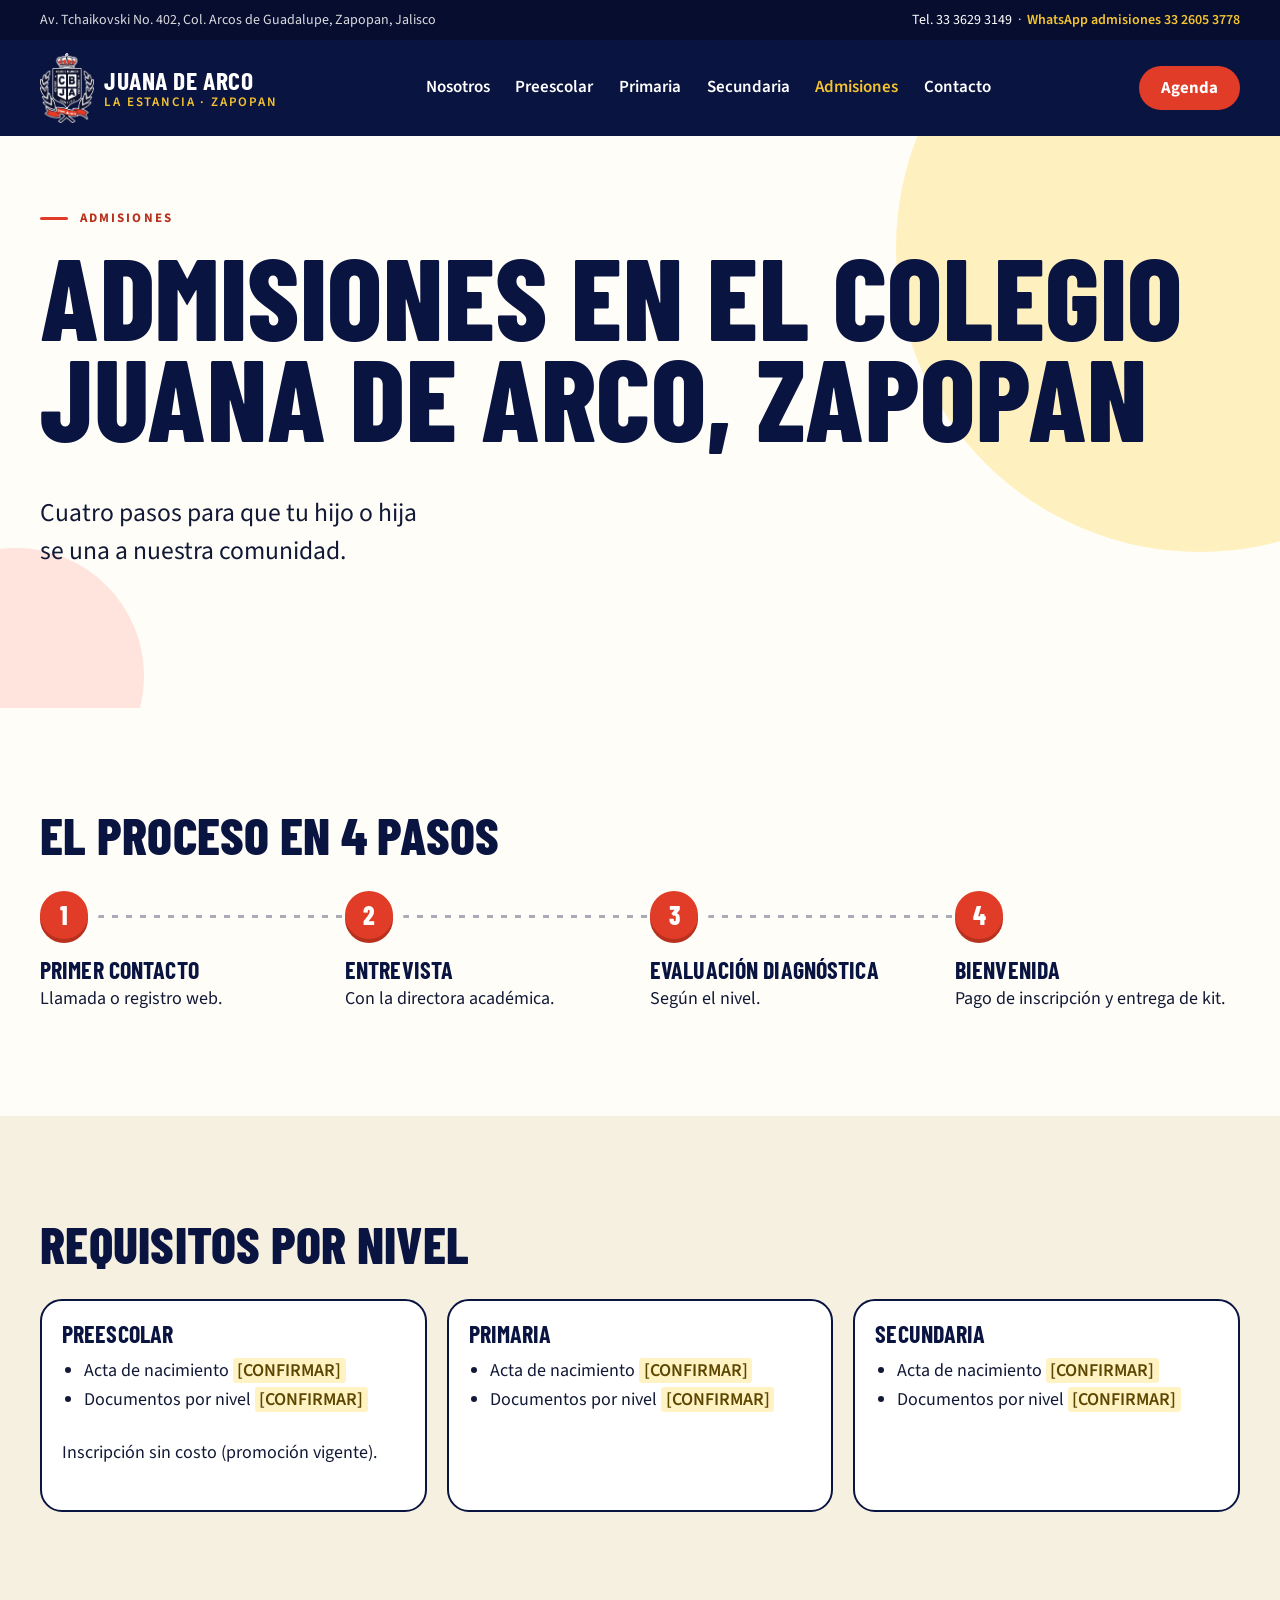
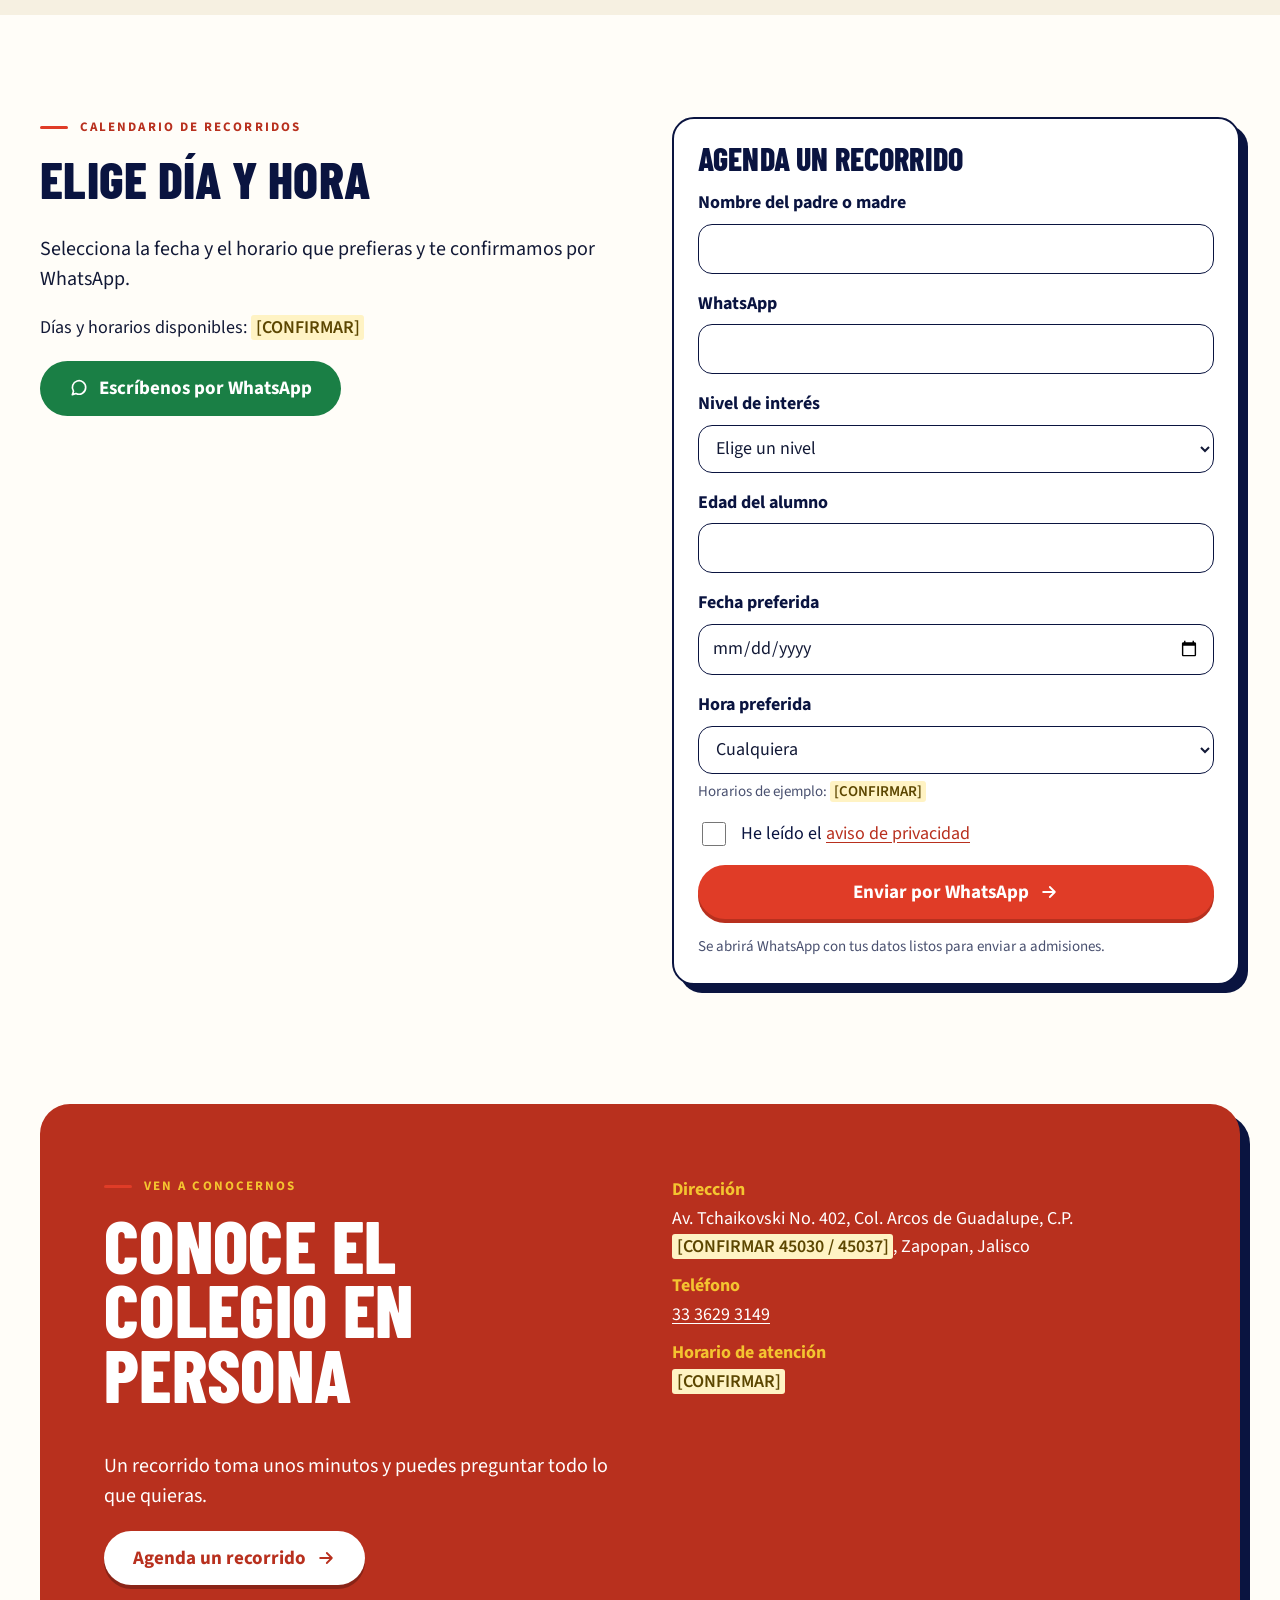
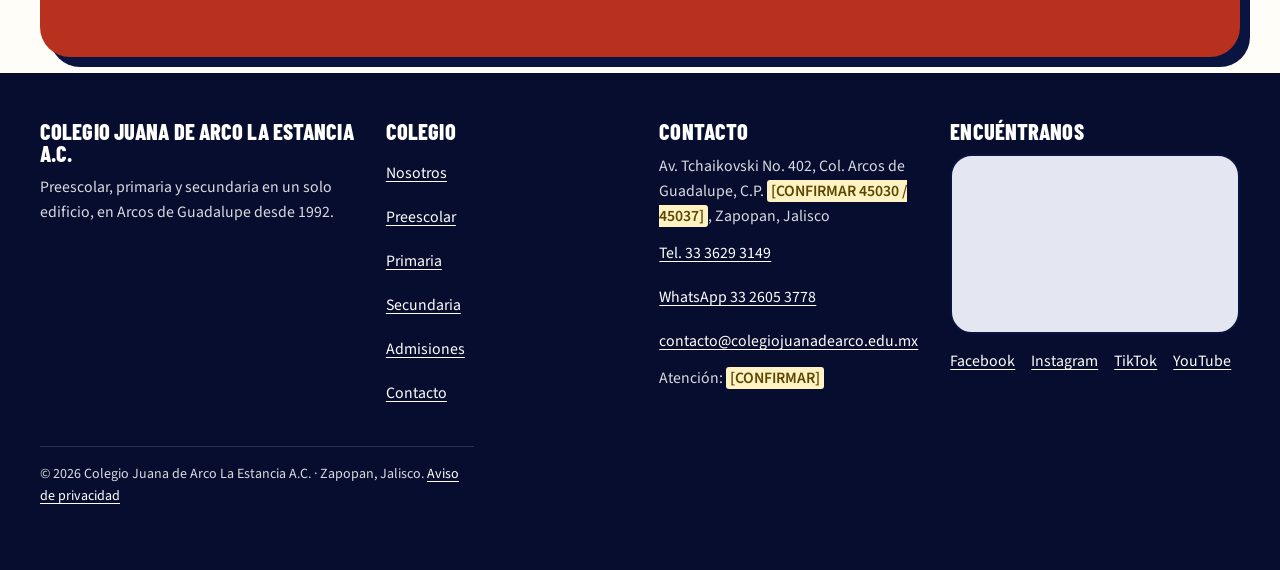
<file: admisiones.html>
<!doctype html>
<html lang="es-MX">
<head>
<meta charset="utf-8">
<meta name="viewport" content="width=device-width, initial-scale=1">
<title>Admisiones | Colegio Juana de Arco, Zapopan</title>
<meta name="description" content="Proceso de admisión, requisitos y agenda de recorridos del Colegio Juana de Arco en Zapopan.">
<link rel="canonical" href="https://colegiojuanadearco.edu.mx/admisiones">
<meta name="theme-color" content="#0A1440">
<meta property="og:type" content="website"><meta property="og:locale" content="es_MX">
<meta property="og:title" content="Admisiones | Colegio Juana de Arco, Zapopan"><meta property="og:description" content="Proceso de admisión, requisitos y agenda de recorridos del Colegio Juana de Arco en Zapopan.">
<meta property="og:url" content="https://colegiojuanadearco.edu.mx/admisiones"><meta property="og:image" content="https://colegiojuanadearco.edu.mx/assets/img/og.jpg">
<link rel="icon" href="/assets/img/logo/escudo.png"><link rel="apple-touch-icon" href="/assets/img/logo/apple-touch-icon.png">
<link rel="preconnect" href="https://fonts.googleapis.com"><link rel="preconnect" href="https://fonts.gstatic.com" crossorigin>
<link href="https://fonts.googleapis.com/css2?family=Barlow+Condensed:wght@600;700;800&family=Source+Sans+3:wght@400;600;700&display=swap" rel="stylesheet">
<link rel="stylesheet" href="/assets/css/tokens.css">
<link rel="stylesheet" href="/assets/css/base.css">
<link rel="stylesheet" href="/assets/css/components.css">
<link rel="stylesheet" href="/assets/css/editorial.css">
<link rel="stylesheet" href="/assets/css/playful.css">
<script type="application/ld+json">{"@context":"https://schema.org","@type":"School","name":"Colegio Juana de Arco La Estancia A.C.","url":"https://colegiojuanadearco.edu.mx/","telephone":"+523336293149","email":"contacto@colegiojuanadearco.edu.mx","address":{"@type":"PostalAddress","streetAddress":"Av. Tchaikovski No. 402","addressLocality":"Zapopan","addressRegion":"Jalisco","addressCountry":"MX"},"foundingDate":"1992"}</script>
</head>
<body>
<a class="skip" href="#contenido">Saltar al contenido</a>
<div class="topbar"><div class="container"><span>Av. Tchaikovski No. 402, Col. Arcos de Guadalupe, Zapopan, Jalisco</span><span><a href="tel:+523336293149" style="color:#fff;font-weight:400">Tel. 33 3629 3149</a> &nbsp;·&nbsp; <a href="https://wa.me/523326053778">WhatsApp admisiones 33 2605 3778</a></span></div></div>
<header class="site-header"><div class="container">
<a class="brand" href="/"><img src="/assets/img/logo/escudo.png" alt="Escudo del Colegio Juana de Arco" width="54" height="70"><span><b>Juana de Arco</b><small>La Estancia · Zapopan</small></span></a>
<nav id="nav" class="nav" aria-label="Principal"><a href="/nosotros">Nosotros</a><a href="/preescolar">Preescolar</a><a href="/primaria">Primaria</a><a href="/secundaria">Secundaria</a><a href="/admisiones" aria-current="page">Admisiones</a><a href="/contacto">Contacto</a></nav>
<div class="header-actions"><a class="btn btn--primary" href="/admisiones#agenda">Agenda<span class="sr-only"> un recorrido</span></a>
<button class="menu-btn" type="button" aria-label="Abrir menú" aria-expanded="false" aria-controls="nav"><svg width="22" height="22" viewBox="0 0 24 24" fill="none" stroke="currentColor" stroke-width="2" stroke-linecap="round" aria-hidden="true"><path d="M4 7h16M4 12h16M4 17h16"/></svg></button></div>
</div></header>
<main id="contenido">

<section class="hero"><div class="container"><p class="eyebrow">Admisiones</p><h1>Admisiones en el Colegio Juana de Arco, Zapopan</h1><span class="rule"></span><p class="lead">Cuatro pasos para que tu hijo o hija se una a nuestra comunidad.</p></div></section>
<section class="section"><div class="container"><h2>El proceso en 4 pasos</h2><ol class="steps reveal">
<li><div><h3>Primer contacto</h3><p>Llamada o registro web.</p></div></li><li><div><h3>Entrevista</h3><p>Con la directora académica.</p></div></li>
<li><div><h3>Evaluación diagnóstica</h3><p>Según el nivel.</p></div></li><li><div><h3>Bienvenida</h3><p>Pago de inscripción y entrega de kit.</p></div></li></ol></div></section>
<section class="section section--cream"><div class="container"><h2>Requisitos por nivel</h2><div class="grid grid--3">
<div class="card reveal"><div class="card__body"><h3>Preescolar</h3><ul><li>Acta de nacimiento <span class="pendiente">[CONFIRMAR]</span></li><li>Documentos por nivel <span class="pendiente">[CONFIRMAR]</span></li></ul><p>Inscripción sin costo (promoción vigente).</p></div></div>
<div class="card reveal"><div class="card__body"><h3>Primaria</h3><ul><li>Acta de nacimiento <span class="pendiente">[CONFIRMAR]</span></li><li>Documentos por nivel <span class="pendiente">[CONFIRMAR]</span></li></ul></div></div>
<div class="card reveal"><div class="card__body"><h3>Secundaria</h3><ul><li>Acta de nacimiento <span class="pendiente">[CONFIRMAR]</span></li><li>Documentos por nivel <span class="pendiente">[CONFIRMAR]</span></li></ul></div></div></div></div></section>
<section class="section"><div class="container split"><div><p class="eyebrow">Calendario de recorridos</p><h2>Elige día y hora</h2><p class="lead">Selecciona la fecha y el horario que prefieras y te confirmamos por WhatsApp.</p><p>Días y horarios disponibles: <span class="pendiente">[CONFIRMAR]</span></p>
<a class="btn btn--wa" href="https://wa.me/523326053778"><svg viewBox="0 0 24 24" fill="none" stroke="currentColor" stroke-width="2" stroke-linecap="round" stroke-linejoin="round" aria-hidden="true"><path d="M20 11.5a8 8 0 0 1-11.6 7.1L4 20l1.4-4.2A8 8 0 1 1 20 11.5z"/></svg>Escríbenos por WhatsApp</a></div><div><form class="form" data-wa id="agenda" aria-labelledby="adm-t">
<h2 id="adm-t" style="font-size:2rem;margin:0">Agenda un recorrido</h2>
<div class="field"><label for="adm-n">Nombre del padre o madre</label><input id="adm-n" name="nombre" autocomplete="name" required></div>
<div class="field"><label for="adm-w">WhatsApp</label><input id="adm-w" name="whatsapp" type="tel" inputmode="tel" autocomplete="tel" required></div>
<div class="field"><label for="adm-l">Nivel de interés</label><select id="adm-l" name="nivel" required><option value="">Elige un nivel</option><option>Preescolar bilingüe</option><option>Primaria bilingüe</option><option>Secundaria trilingüe</option></select></div>
<div class="field"><label for="adm-e">Edad del alumno</label><input id="adm-e" name="edad" type="number" min="2" max="16" inputmode="numeric" required></div>
<div class="field"><label for="adm-d">Fecha preferida</label><input id="adm-d" name="fecha" type="date" required></div>
<div class="field"><label for="adm-h">Hora preferida</label><select id="adm-h" name="hora"><option value="">Cualquiera</option><option>9:00 a.m.</option><option>10:00 a.m.</option><option>11:00 a.m.</option><option>12:00 p.m.</option></select><small>Horarios de ejemplo: <span class="pendiente">[CONFIRMAR]</span></small></div>
<div class="field check"><input id="adm-p" name="privacidad" type="checkbox" value="Acepto el aviso de privacidad" required><label for="adm-p">He leído el <a href="/aviso-privacidad" target="_blank" rel="noopener">aviso de privacidad</a></label></div>
<button class="btn btn--primary btn--block" type="submit">Enviar por WhatsApp <svg viewBox="0 0 24 24" fill="none" stroke="currentColor" stroke-width="2.2" stroke-linecap="round" stroke-linejoin="round" aria-hidden="true"><path d="M5 12h14M13 6l6 6-6 6"/></svg></button>
<small>Se abrirá WhatsApp con tus datos listos para enviar a admisiones.</small></form></div></div></section>
<section class="section band"><div class="container split"><div><p class="eyebrow">Ven a conocernos</p><h2>Conoce el colegio en persona</h2><p class="lead">Un recorrido toma unos minutos y puedes preguntar todo lo que quieras.</p>
<a class="btn btn--primary" href="/admisiones#agenda">Agenda un recorrido <svg viewBox="0 0 24 24" fill="none" stroke="currentColor" stroke-width="2.2" stroke-linecap="round" stroke-linejoin="round" aria-hidden="true"><path d="M5 12h14M13 6l6 6-6 6"/></svg></a></div>
<div><ul class="contact-list"><li><b>Dirección</b>Av. Tchaikovski No. 402, Col. Arcos de Guadalupe, C.P. <span class="pendiente">[CONFIRMAR 45030 / 45037]</span>, Zapopan, Jalisco</li><li><b>Teléfono</b><a href="tel:+523336293149">33 3629 3149</a></li><li><b>Horario de atención</b><span class="pendiente">[CONFIRMAR]</span></li></ul></div></div></section>
</main>
<footer class="site-footer"><div class="container">
<div class="footer__grid">
<div><h2>Colegio Juana de Arco La Estancia A.C.</h2><p>Preescolar, primaria y secundaria en un solo edificio, en Arcos de Guadalupe desde 1992.</p></div>
<div><h2>Colegio</h2><ul class="footer__links"><li><a href="/nosotros">Nosotros</a></li><li><a href="/preescolar">Preescolar</a></li><li><a href="/primaria">Primaria</a></li><li><a href="/secundaria">Secundaria</a></li><li><a href="/admisiones">Admisiones</a></li><li><a href="/contacto">Contacto</a></li></ul></div>
<div><h2>Contacto</h2><ul class="footer__links"><li>Av. Tchaikovski No. 402, Col. Arcos de Guadalupe, C.P. <span class="pendiente">[CONFIRMAR 45030 / 45037]</span>, Zapopan, Jalisco</li><li><a href="tel:+523336293149">Tel. 33 3629 3149</a></li><li><a href="https://wa.me/523326053778">WhatsApp 33 2605 3778</a></li><li><a href="mailto:contacto@colegiojuanadearco.edu.mx">contacto@colegiojuanadearco.edu.mx</a></li><li>Atención: <span class="pendiente">[CONFIRMAR]</span></li></ul></div>
<div><h2>Encuéntranos</h2><iframe class="map" title="Mapa del Colegio Juana de Arco" src="https://www.google.com/maps?q=Av.+Tchaikovski+402,+Arcos+de+Guadalupe,+Zapopan,+Jalisco&output=embed" loading="lazy" referrerpolicy="no-referrer-when-downgrade" style="height:180px"></iframe>
<ul class="footer__links" style="grid-auto-flow:column;justify-content:start;gap:1rem;margin-top:.5rem"><li><a href="#" rel="noopener">Facebook</a></li><li><a href="#" rel="noopener">Instagram</a></li><li><a href="#" rel="noopener">TikTok</a></li><li><a href="#" rel="noopener">YouTube</a></li></ul></div>
</div>
<p class="footer__legal">© <span id="y">2026</span> Colegio Juana de Arco La Estancia A.C. · Zapopan, Jalisco. <a href="/aviso-privacidad">Aviso de privacidad</a></p>
</div></footer>
<a class="wa-float" href="https://wa.me/523326053778" aria-label="Escríbenos por WhatsApp"><svg viewBox="0 0 24 24" fill="none" stroke="currentColor" stroke-width="2" stroke-linecap="round" stroke-linejoin="round" aria-hidden="true"><path d="M20 11.5a8 8 0 0 1-11.6 7.1L4 20l1.4-4.2A8 8 0 1 1 20 11.5z"/></svg></a>
<script src="/assets/js/main.js" defer></script>
</body>
</html>
</file>
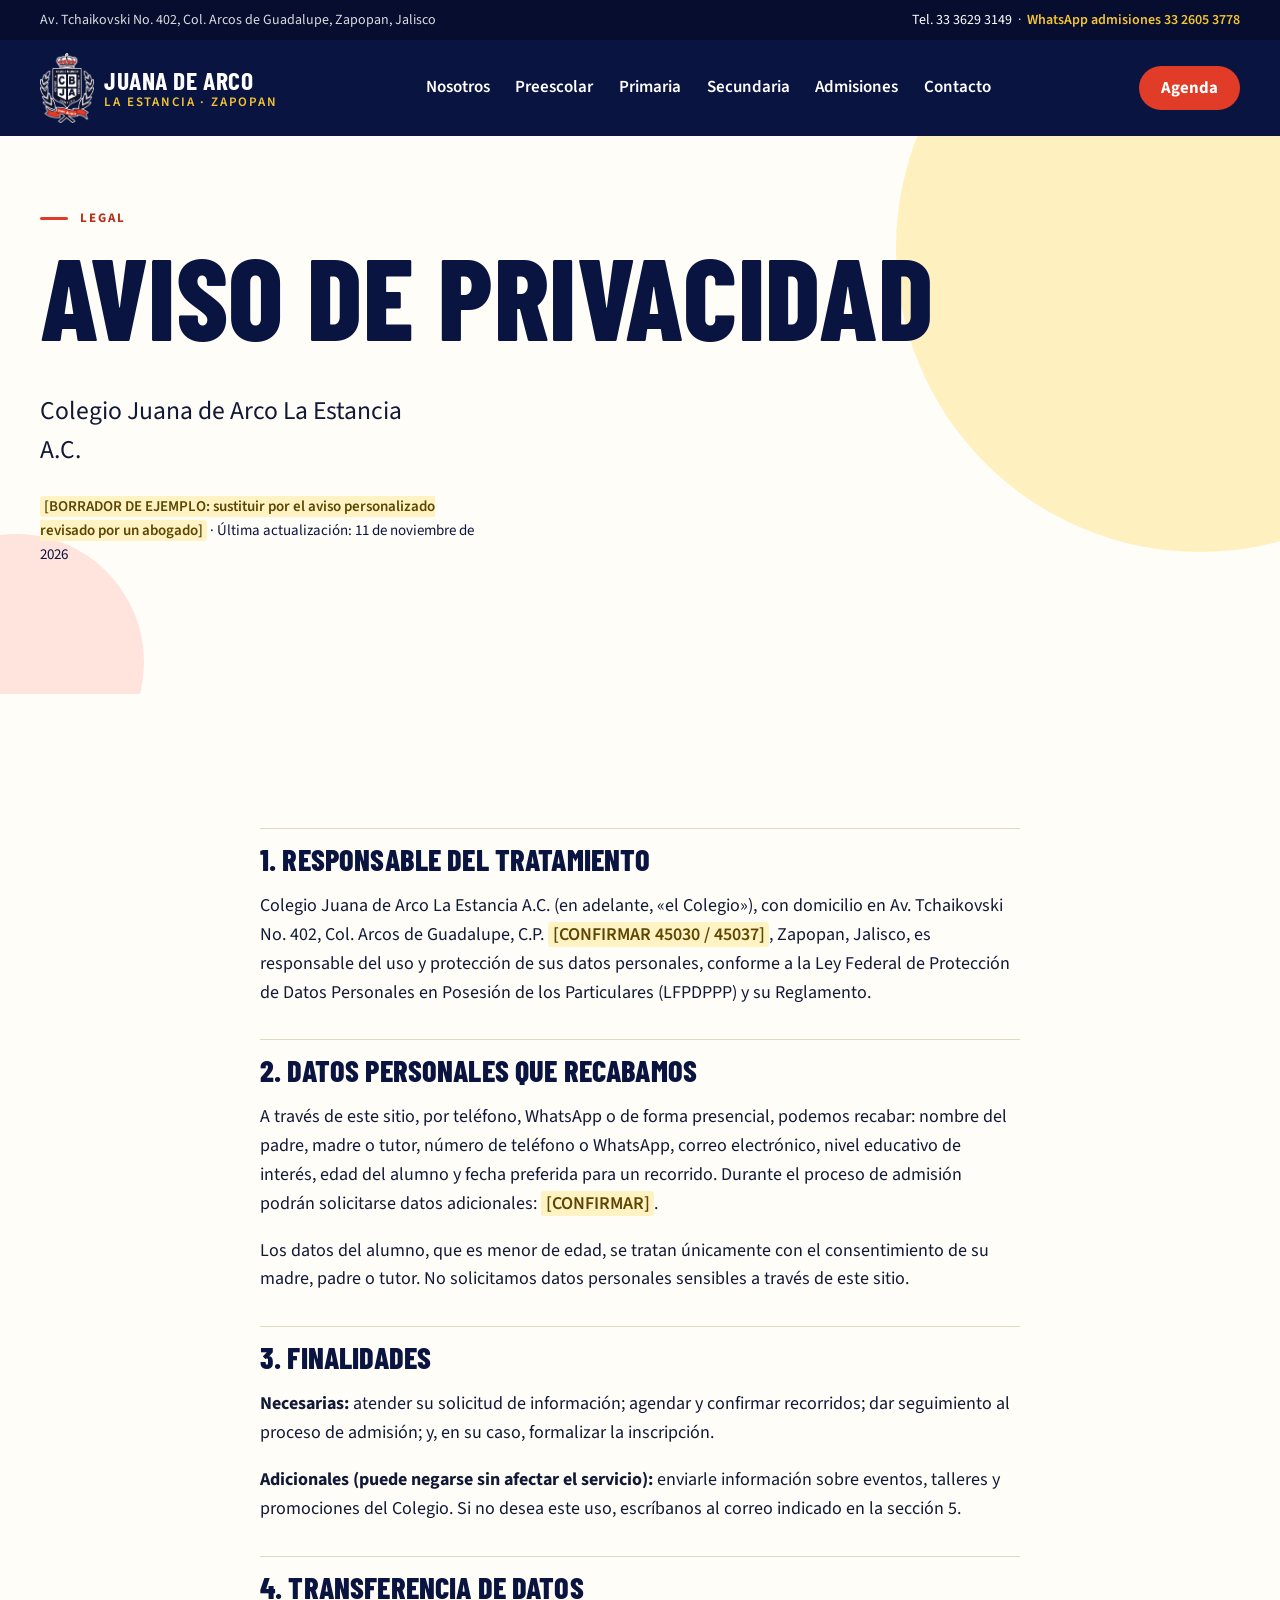
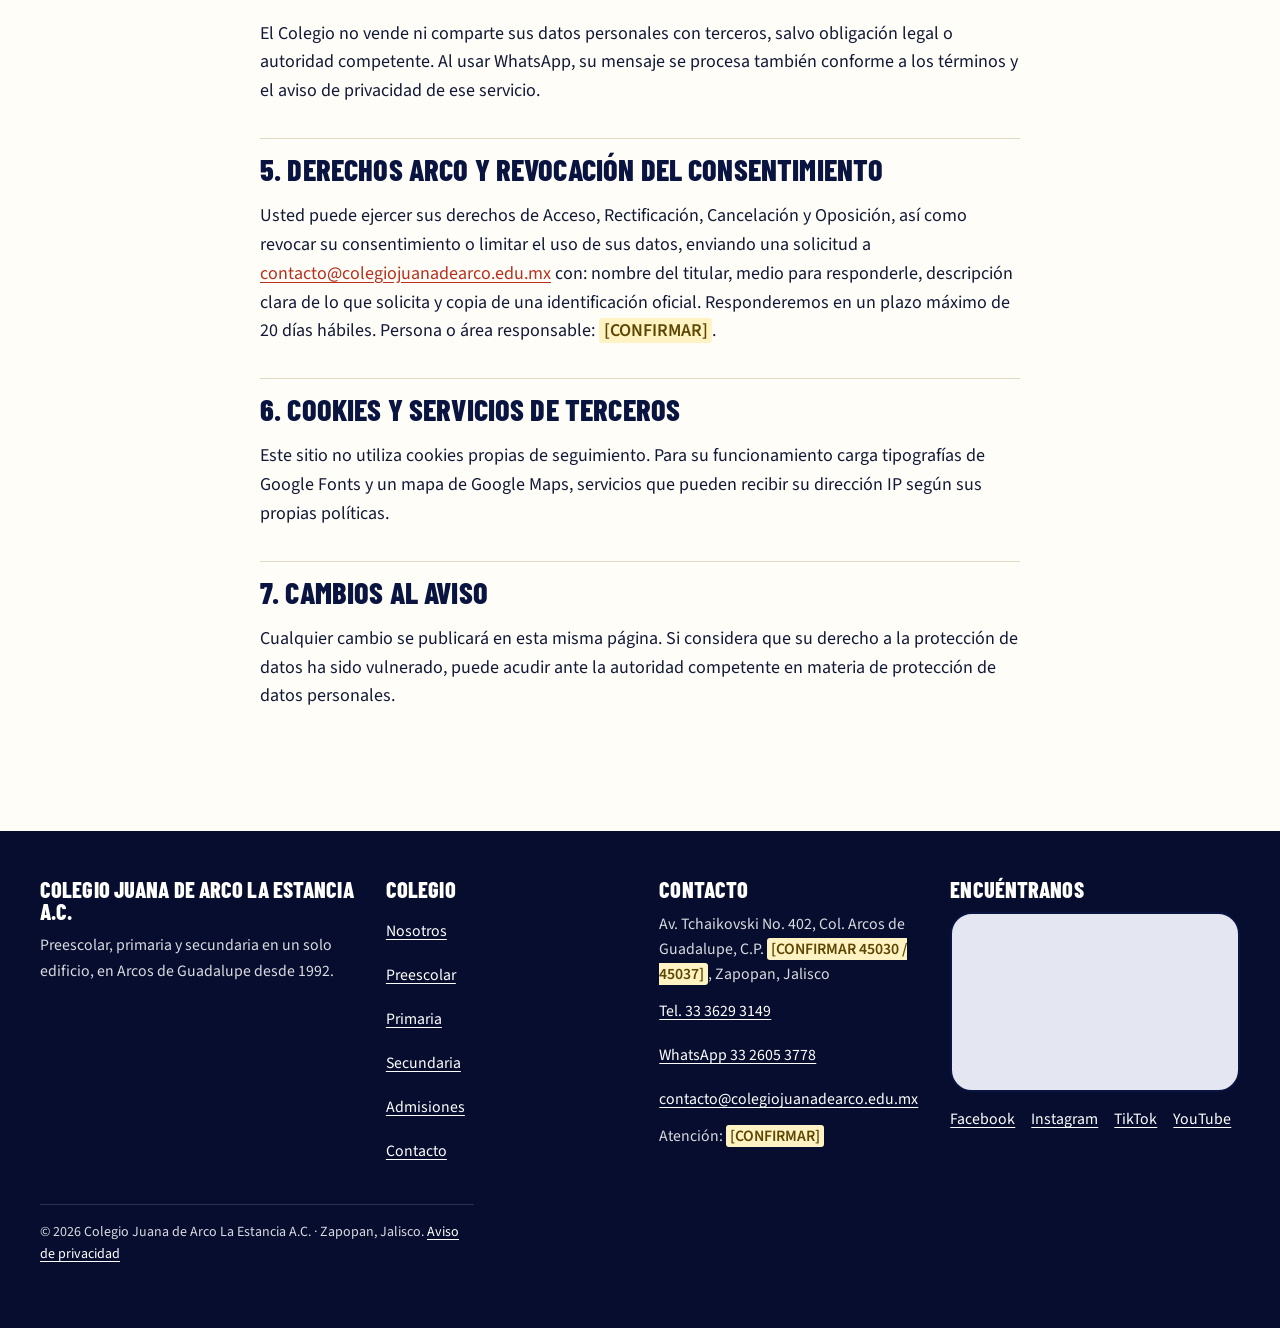
<file: aviso-privacidad.html>
<!doctype html>
<html lang="es-MX">
<head>
<meta charset="utf-8">
<meta name="viewport" content="width=device-width, initial-scale=1">
<title>Aviso de privacidad | Colegio Juana de Arco, Zapopan</title>
<meta name="description" content="Aviso de privacidad del Colegio Juana de Arco La Estancia A.C.">
<link rel="canonical" href="https://colegiojuanadearco.edu.mx/aviso-privacidad">
<meta name="theme-color" content="#0A1440">
<meta property="og:type" content="website"><meta property="og:locale" content="es_MX">
<meta property="og:title" content="Aviso de privacidad | Colegio Juana de Arco, Zapopan"><meta property="og:description" content="Aviso de privacidad del Colegio Juana de Arco La Estancia A.C.">
<meta property="og:url" content="https://colegiojuanadearco.edu.mx/aviso-privacidad"><meta property="og:image" content="https://colegiojuanadearco.edu.mx/assets/img/og.jpg">
<link rel="icon" href="/assets/img/logo/escudo.png"><link rel="apple-touch-icon" href="/assets/img/logo/apple-touch-icon.png">
<link rel="preconnect" href="https://fonts.googleapis.com"><link rel="preconnect" href="https://fonts.gstatic.com" crossorigin>
<link href="https://fonts.googleapis.com/css2?family=Barlow+Condensed:wght@600;700;800&family=Source+Sans+3:wght@400;600;700&display=swap" rel="stylesheet">
<link rel="stylesheet" href="/assets/css/tokens.css">
<link rel="stylesheet" href="/assets/css/base.css">
<link rel="stylesheet" href="/assets/css/components.css">
<link rel="stylesheet" href="/assets/css/editorial.css">
<link rel="stylesheet" href="/assets/css/playful.css">
<script type="application/ld+json">{"@context":"https://schema.org","@type":"School","name":"Colegio Juana de Arco La Estancia A.C.","url":"https://colegiojuanadearco.edu.mx/","telephone":"+523336293149","email":"contacto@colegiojuanadearco.edu.mx","address":{"@type":"PostalAddress","streetAddress":"Av. Tchaikovski No. 402","addressLocality":"Zapopan","addressRegion":"Jalisco","addressCountry":"MX"},"foundingDate":"1992"}</script>
</head>
<body>
<a class="skip" href="#contenido">Saltar al contenido</a>
<div class="topbar"><div class="container"><span>Av. Tchaikovski No. 402, Col. Arcos de Guadalupe, Zapopan, Jalisco</span><span><a href="tel:+523336293149" style="color:#fff;font-weight:400">Tel. 33 3629 3149</a> &nbsp;·&nbsp; <a href="https://wa.me/523326053778">WhatsApp admisiones 33 2605 3778</a></span></div></div>
<header class="site-header"><div class="container">
<a class="brand" href="/"><img src="/assets/img/logo/escudo.png" alt="Escudo del Colegio Juana de Arco" width="54" height="70"><span><b>Juana de Arco</b><small>La Estancia · Zapopan</small></span></a>
<nav id="nav" class="nav" aria-label="Principal"><a href="/nosotros">Nosotros</a><a href="/preescolar">Preescolar</a><a href="/primaria">Primaria</a><a href="/secundaria">Secundaria</a><a href="/admisiones">Admisiones</a><a href="/contacto">Contacto</a></nav>
<div class="header-actions"><a class="btn btn--primary" href="/admisiones#agenda">Agenda<span class="sr-only"> un recorrido</span></a>
<button class="menu-btn" type="button" aria-label="Abrir menú" aria-expanded="false" aria-controls="nav"><svg width="22" height="22" viewBox="0 0 24 24" fill="none" stroke="currentColor" stroke-width="2" stroke-linecap="round" aria-hidden="true"><path d="M4 7h16M4 12h16M4 17h16"/></svg></button></div>
</div></header>
<main id="contenido">

<section class="hero"><div class="container"><p class="eyebrow">Legal</p><h1>Aviso de privacidad</h1><span class="rule"></span><p class="lead">Colegio Juana de Arco La Estancia A.C.</p>
<p class="hero__note"><span class="pendiente">[BORRADOR DE EJEMPLO: sustituir por el aviso personalizado revisado por un abogado]</span> · Última actualización: 11 de noviembre de 2026</p></div></section>
<section class="section"><div class="container prose">
<h2>1. Responsable del tratamiento</h2>
<p>Colegio Juana de Arco La Estancia A.C. (en adelante, «el Colegio»), con domicilio en Av. Tchaikovski No. 402, Col. Arcos de Guadalupe, C.P. <span class="pendiente">[CONFIRMAR 45030 / 45037]</span>, Zapopan, Jalisco, es responsable del uso y protección de sus datos personales, conforme a la Ley Federal de Protección de Datos Personales en Posesión de los Particulares (LFPDPPP) y su Reglamento.</p>
<h2>2. Datos personales que recabamos</h2>
<p>A través de este sitio, por teléfono, WhatsApp o de forma presencial, podemos recabar: nombre del padre, madre o tutor, número de teléfono o WhatsApp, correo electrónico, nivel educativo de interés, edad del alumno y fecha preferida para un recorrido. Durante el proceso de admisión podrán solicitarse datos adicionales: <span class="pendiente">[CONFIRMAR]</span>.</p>
<p>Los datos del alumno, que es menor de edad, se tratan únicamente con el consentimiento de su madre, padre o tutor. No solicitamos datos personales sensibles a través de este sitio.</p>
<h2>3. Finalidades</h2>
<p><b>Necesarias:</b> atender su solicitud de información; agendar y confirmar recorridos; dar seguimiento al proceso de admisión; y, en su caso, formalizar la inscripción.</p>
<p><b>Adicionales (puede negarse sin afectar el servicio):</b> enviarle información sobre eventos, talleres y promociones del Colegio. Si no desea este uso, escríbanos al correo indicado en la sección 5.</p>
<h2>4. Transferencia de datos</h2>
<p>El Colegio no vende ni comparte sus datos personales con terceros, salvo obligación legal o autoridad competente. Al usar WhatsApp, su mensaje se procesa también conforme a los términos y el aviso de privacidad de ese servicio.</p>
<h2>5. Derechos ARCO y revocación del consentimiento</h2>
<p>Usted puede ejercer sus derechos de Acceso, Rectificación, Cancelación y Oposición, así como revocar su consentimiento o limitar el uso de sus datos, enviando una solicitud a <a href="mailto:contacto@colegiojuanadearco.edu.mx">contacto@colegiojuanadearco.edu.mx</a> con: nombre del titular, medio para responderle, descripción clara de lo que solicita y copia de una identificación oficial. Responderemos en un plazo máximo de 20 días hábiles. Persona o área responsable: <span class="pendiente">[CONFIRMAR]</span>.</p>
<h2>6. Cookies y servicios de terceros</h2>
<p>Este sitio no utiliza cookies propias de seguimiento. Para su funcionamiento carga tipografías de Google Fonts y un mapa de Google Maps, servicios que pueden recibir su dirección IP según sus propias políticas.</p>
<h2>7. Cambios al aviso</h2>
<p>Cualquier cambio se publicará en esta misma página. Si considera que su derecho a la protección de datos ha sido vulnerado, puede acudir ante la autoridad competente en materia de protección de datos personales.</p>
</div></section>
</main>
<footer class="site-footer"><div class="container">
<div class="footer__grid">
<div><h2>Colegio Juana de Arco La Estancia A.C.</h2><p>Preescolar, primaria y secundaria en un solo edificio, en Arcos de Guadalupe desde 1992.</p></div>
<div><h2>Colegio</h2><ul class="footer__links"><li><a href="/nosotros">Nosotros</a></li><li><a href="/preescolar">Preescolar</a></li><li><a href="/primaria">Primaria</a></li><li><a href="/secundaria">Secundaria</a></li><li><a href="/admisiones">Admisiones</a></li><li><a href="/contacto">Contacto</a></li></ul></div>
<div><h2>Contacto</h2><ul class="footer__links"><li>Av. Tchaikovski No. 402, Col. Arcos de Guadalupe, C.P. <span class="pendiente">[CONFIRMAR 45030 / 45037]</span>, Zapopan, Jalisco</li><li><a href="tel:+523336293149">Tel. 33 3629 3149</a></li><li><a href="https://wa.me/523326053778">WhatsApp 33 2605 3778</a></li><li><a href="mailto:contacto@colegiojuanadearco.edu.mx">contacto@colegiojuanadearco.edu.mx</a></li><li>Atención: <span class="pendiente">[CONFIRMAR]</span></li></ul></div>
<div><h2>Encuéntranos</h2><iframe class="map" title="Mapa del Colegio Juana de Arco" src="https://www.google.com/maps?q=Av.+Tchaikovski+402,+Arcos+de+Guadalupe,+Zapopan,+Jalisco&output=embed" loading="lazy" referrerpolicy="no-referrer-when-downgrade" style="height:180px"></iframe>
<ul class="footer__links" style="grid-auto-flow:column;justify-content:start;gap:1rem;margin-top:.5rem"><li><a href="#" rel="noopener">Facebook</a></li><li><a href="#" rel="noopener">Instagram</a></li><li><a href="#" rel="noopener">TikTok</a></li><li><a href="#" rel="noopener">YouTube</a></li></ul></div>
</div>
<p class="footer__legal">© <span id="y">2026</span> Colegio Juana de Arco La Estancia A.C. · Zapopan, Jalisco. <a href="/aviso-privacidad">Aviso de privacidad</a></p>
</div></footer>
<a class="wa-float" href="https://wa.me/523326053778" aria-label="Escríbenos por WhatsApp"><svg viewBox="0 0 24 24" fill="none" stroke="currentColor" stroke-width="2" stroke-linecap="round" stroke-linejoin="round" aria-hidden="true"><path d="M20 11.5a8 8 0 0 1-11.6 7.1L4 20l1.4-4.2A8 8 0 1 1 20 11.5z"/></svg></a>
<script src="/assets/js/main.js" defer></script>
</body>
</html>
</file>
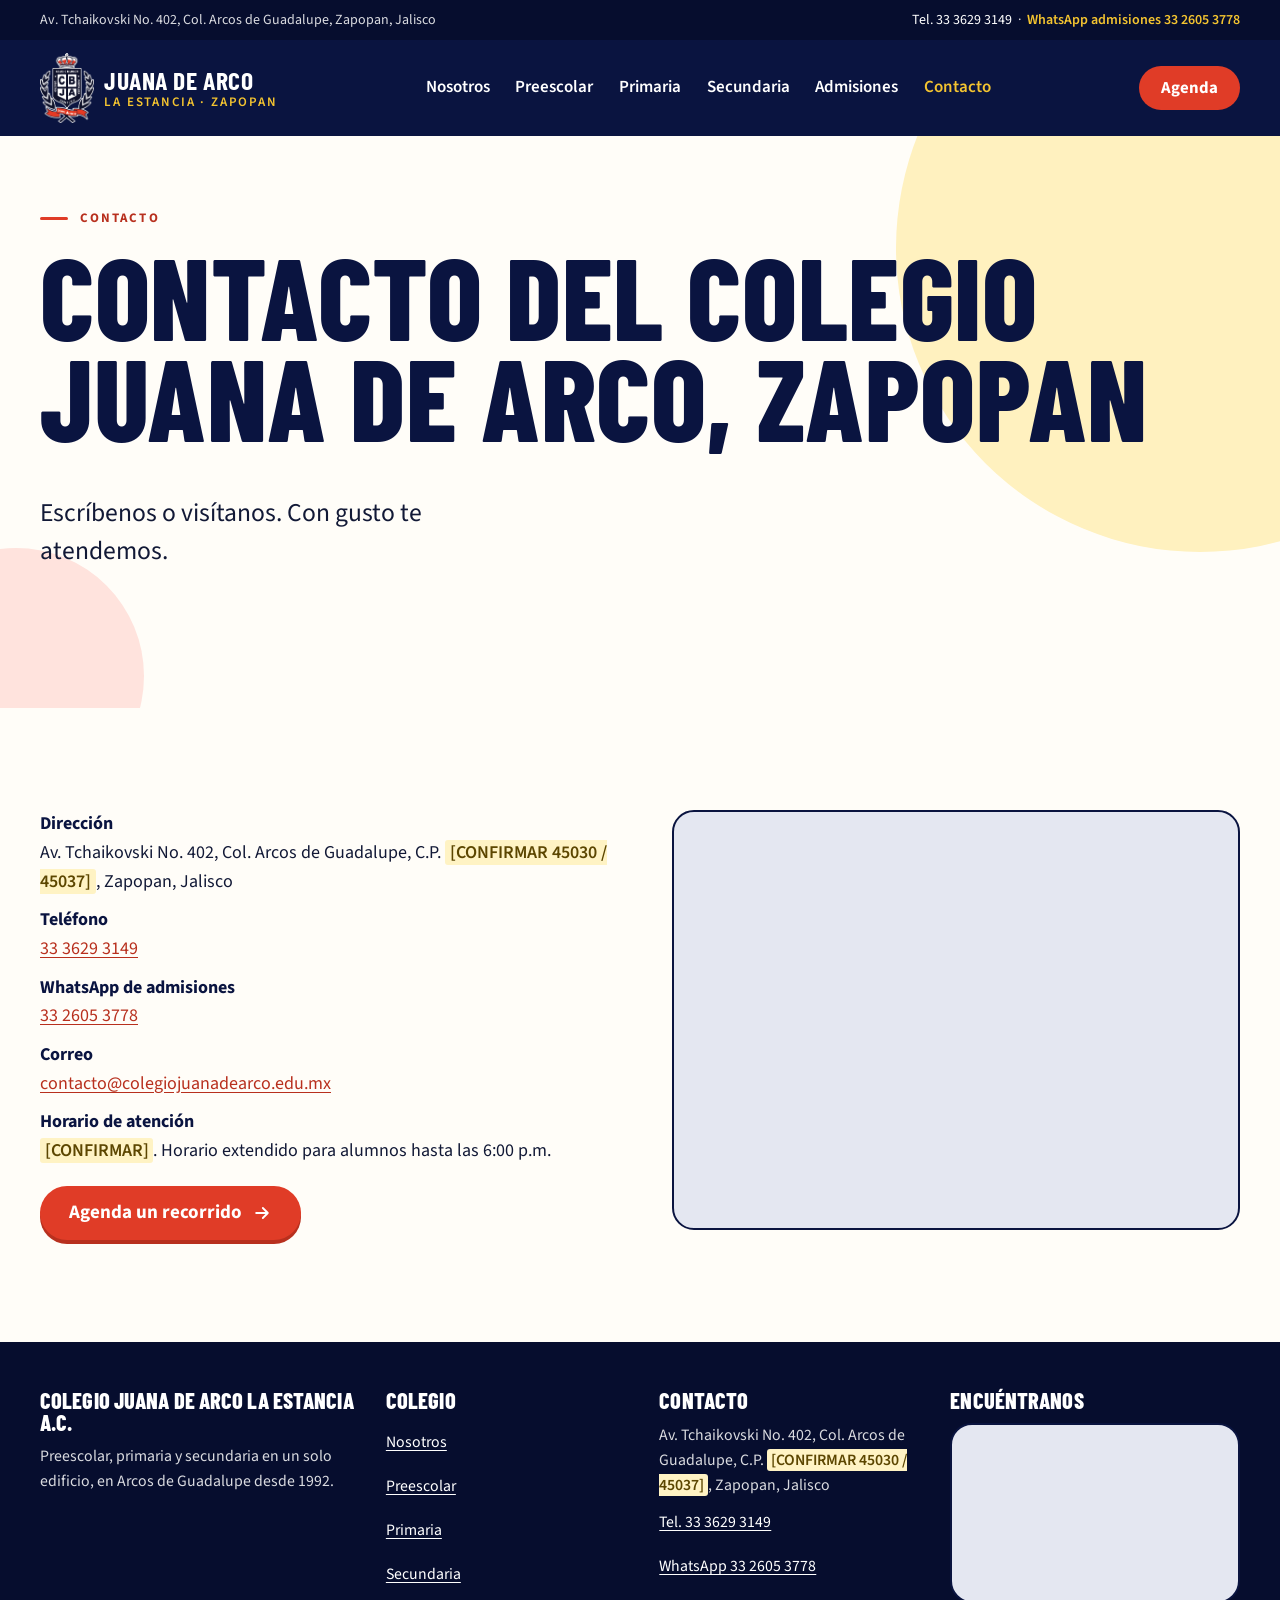
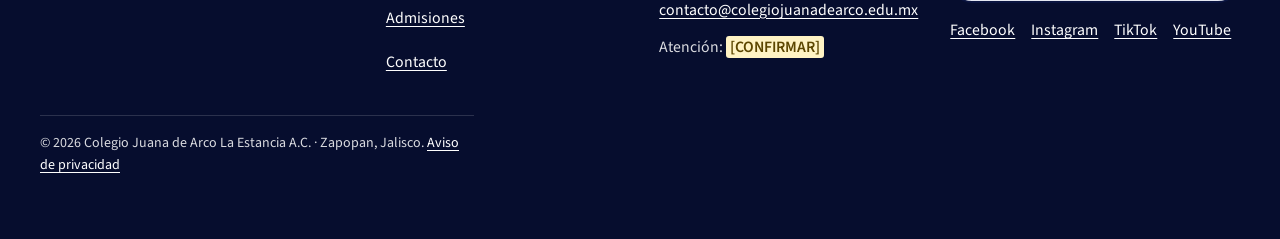
<file: contacto.html>
<!doctype html>
<html lang="es-MX">
<head>
<meta charset="utf-8">
<meta name="viewport" content="width=device-width, initial-scale=1">
<title>Contacto | Colegio Juana de Arco, Zapopan</title>
<meta name="description" content="Dirección, teléfono, WhatsApp y correo del Colegio Juana de Arco La Estancia en Zapopan, Jalisco.">
<link rel="canonical" href="https://colegiojuanadearco.edu.mx/contacto">
<meta name="theme-color" content="#0A1440">
<meta property="og:type" content="website"><meta property="og:locale" content="es_MX">
<meta property="og:title" content="Contacto | Colegio Juana de Arco, Zapopan"><meta property="og:description" content="Dirección, teléfono, WhatsApp y correo del Colegio Juana de Arco La Estancia en Zapopan, Jalisco.">
<meta property="og:url" content="https://colegiojuanadearco.edu.mx/contacto"><meta property="og:image" content="https://colegiojuanadearco.edu.mx/assets/img/og.jpg">
<link rel="icon" href="/assets/img/logo/escudo.png"><link rel="apple-touch-icon" href="/assets/img/logo/apple-touch-icon.png">
<link rel="preconnect" href="https://fonts.googleapis.com"><link rel="preconnect" href="https://fonts.gstatic.com" crossorigin>
<link href="https://fonts.googleapis.com/css2?family=Barlow+Condensed:wght@600;700;800&family=Source+Sans+3:wght@400;600;700&display=swap" rel="stylesheet">
<link rel="stylesheet" href="/assets/css/tokens.css">
<link rel="stylesheet" href="/assets/css/base.css">
<link rel="stylesheet" href="/assets/css/components.css">
<link rel="stylesheet" href="/assets/css/editorial.css">
<link rel="stylesheet" href="/assets/css/playful.css">
<script type="application/ld+json">{"@context":"https://schema.org","@type":"School","name":"Colegio Juana de Arco La Estancia A.C.","url":"https://colegiojuanadearco.edu.mx/","telephone":"+523336293149","email":"contacto@colegiojuanadearco.edu.mx","address":{"@type":"PostalAddress","streetAddress":"Av. Tchaikovski No. 402","addressLocality":"Zapopan","addressRegion":"Jalisco","addressCountry":"MX"},"foundingDate":"1992"}</script>
</head>
<body>
<a class="skip" href="#contenido">Saltar al contenido</a>
<div class="topbar"><div class="container"><span>Av. Tchaikovski No. 402, Col. Arcos de Guadalupe, Zapopan, Jalisco</span><span><a href="tel:+523336293149" style="color:#fff;font-weight:400">Tel. 33 3629 3149</a> &nbsp;·&nbsp; <a href="https://wa.me/523326053778">WhatsApp admisiones 33 2605 3778</a></span></div></div>
<header class="site-header"><div class="container">
<a class="brand" href="/"><img src="/assets/img/logo/escudo.png" alt="Escudo del Colegio Juana de Arco" width="54" height="70"><span><b>Juana de Arco</b><small>La Estancia · Zapopan</small></span></a>
<nav id="nav" class="nav" aria-label="Principal"><a href="/nosotros">Nosotros</a><a href="/preescolar">Preescolar</a><a href="/primaria">Primaria</a><a href="/secundaria">Secundaria</a><a href="/admisiones">Admisiones</a><a href="/contacto" aria-current="page">Contacto</a></nav>
<div class="header-actions"><a class="btn btn--primary" href="/admisiones#agenda">Agenda<span class="sr-only"> un recorrido</span></a>
<button class="menu-btn" type="button" aria-label="Abrir menú" aria-expanded="false" aria-controls="nav"><svg width="22" height="22" viewBox="0 0 24 24" fill="none" stroke="currentColor" stroke-width="2" stroke-linecap="round" aria-hidden="true"><path d="M4 7h16M4 12h16M4 17h16"/></svg></button></div>
</div></header>
<main id="contenido">

<section class="hero"><div class="container"><p class="eyebrow">Contacto</p><h1>Contacto del Colegio Juana de Arco, Zapopan</h1><span class="rule"></span><p class="lead">Escríbenos o visítanos. Con gusto te atendemos.</p></div></section>
<section class="section"><div class="container split"><div><ul class="contact-list">
<li><b>Dirección</b>Av. Tchaikovski No. 402, Col. Arcos de Guadalupe, C.P. <span class="pendiente">[CONFIRMAR 45030 / 45037]</span>, Zapopan, Jalisco</li><li><b>Teléfono</b><a href="tel:+523336293149">33 3629 3149</a></li><li><b>WhatsApp de admisiones</b><a href="https://wa.me/523326053778">33 2605 3778</a></li>
<li><b>Correo</b><a href="mailto:contacto@colegiojuanadearco.edu.mx">contacto@colegiojuanadearco.edu.mx</a></li>
<li><b>Horario de atención</b><span class="pendiente">[CONFIRMAR]</span>. Horario extendido para alumnos hasta las 6:00 p.m.</li></ul>
<a class="btn btn--primary" href="/admisiones#agenda">Agenda un recorrido <svg viewBox="0 0 24 24" fill="none" stroke="currentColor" stroke-width="2.2" stroke-linecap="round" stroke-linejoin="round" aria-hidden="true"><path d="M5 12h14M13 6l6 6-6 6"/></svg></a></div>
<iframe class="map" style="height:420px" title="Mapa del Colegio Juana de Arco" src="https://www.google.com/maps?q=Av.+Tchaikovski+402,+Arcos+de+Guadalupe,+Zapopan,+Jalisco&output=embed" loading="lazy" referrerpolicy="no-referrer-when-downgrade"></iframe></div></section>
</main>
<footer class="site-footer"><div class="container">
<div class="footer__grid">
<div><h2>Colegio Juana de Arco La Estancia A.C.</h2><p>Preescolar, primaria y secundaria en un solo edificio, en Arcos de Guadalupe desde 1992.</p></div>
<div><h2>Colegio</h2><ul class="footer__links"><li><a href="/nosotros">Nosotros</a></li><li><a href="/preescolar">Preescolar</a></li><li><a href="/primaria">Primaria</a></li><li><a href="/secundaria">Secundaria</a></li><li><a href="/admisiones">Admisiones</a></li><li><a href="/contacto">Contacto</a></li></ul></div>
<div><h2>Contacto</h2><ul class="footer__links"><li>Av. Tchaikovski No. 402, Col. Arcos de Guadalupe, C.P. <span class="pendiente">[CONFIRMAR 45030 / 45037]</span>, Zapopan, Jalisco</li><li><a href="tel:+523336293149">Tel. 33 3629 3149</a></li><li><a href="https://wa.me/523326053778">WhatsApp 33 2605 3778</a></li><li><a href="mailto:contacto@colegiojuanadearco.edu.mx">contacto@colegiojuanadearco.edu.mx</a></li><li>Atención: <span class="pendiente">[CONFIRMAR]</span></li></ul></div>
<div><h2>Encuéntranos</h2><iframe class="map" title="Mapa del Colegio Juana de Arco" src="https://www.google.com/maps?q=Av.+Tchaikovski+402,+Arcos+de+Guadalupe,+Zapopan,+Jalisco&output=embed" loading="lazy" referrerpolicy="no-referrer-when-downgrade" style="height:180px"></iframe>
<ul class="footer__links" style="grid-auto-flow:column;justify-content:start;gap:1rem;margin-top:.5rem"><li><a href="#" rel="noopener">Facebook</a></li><li><a href="#" rel="noopener">Instagram</a></li><li><a href="#" rel="noopener">TikTok</a></li><li><a href="#" rel="noopener">YouTube</a></li></ul></div>
</div>
<p class="footer__legal">© <span id="y">2026</span> Colegio Juana de Arco La Estancia A.C. · Zapopan, Jalisco. <a href="/aviso-privacidad">Aviso de privacidad</a></p>
</div></footer>
<a class="wa-float" href="https://wa.me/523326053778" aria-label="Escríbenos por WhatsApp"><svg viewBox="0 0 24 24" fill="none" stroke="currentColor" stroke-width="2" stroke-linecap="round" stroke-linejoin="round" aria-hidden="true"><path d="M20 11.5a8 8 0 0 1-11.6 7.1L4 20l1.4-4.2A8 8 0 1 1 20 11.5z"/></svg></a>
<script src="/assets/js/main.js" defer></script>
</body>
</html>
</file>
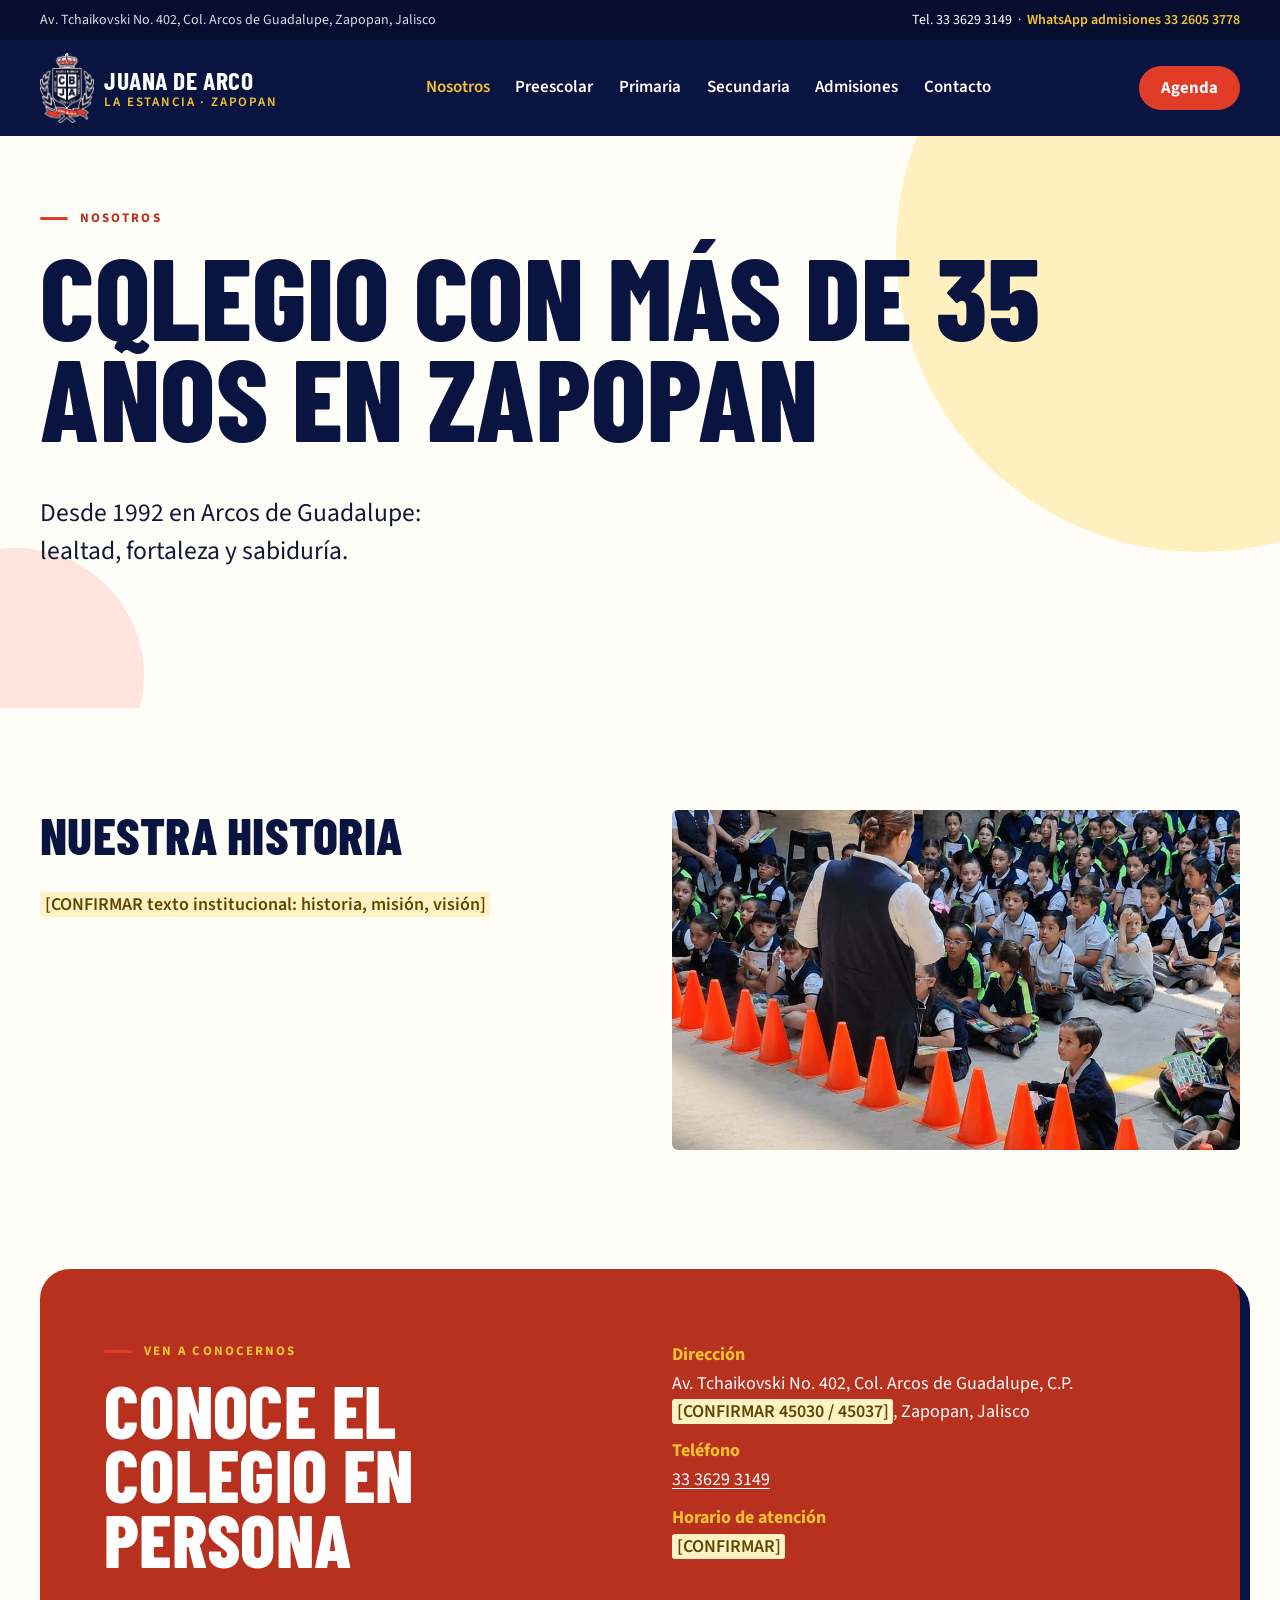
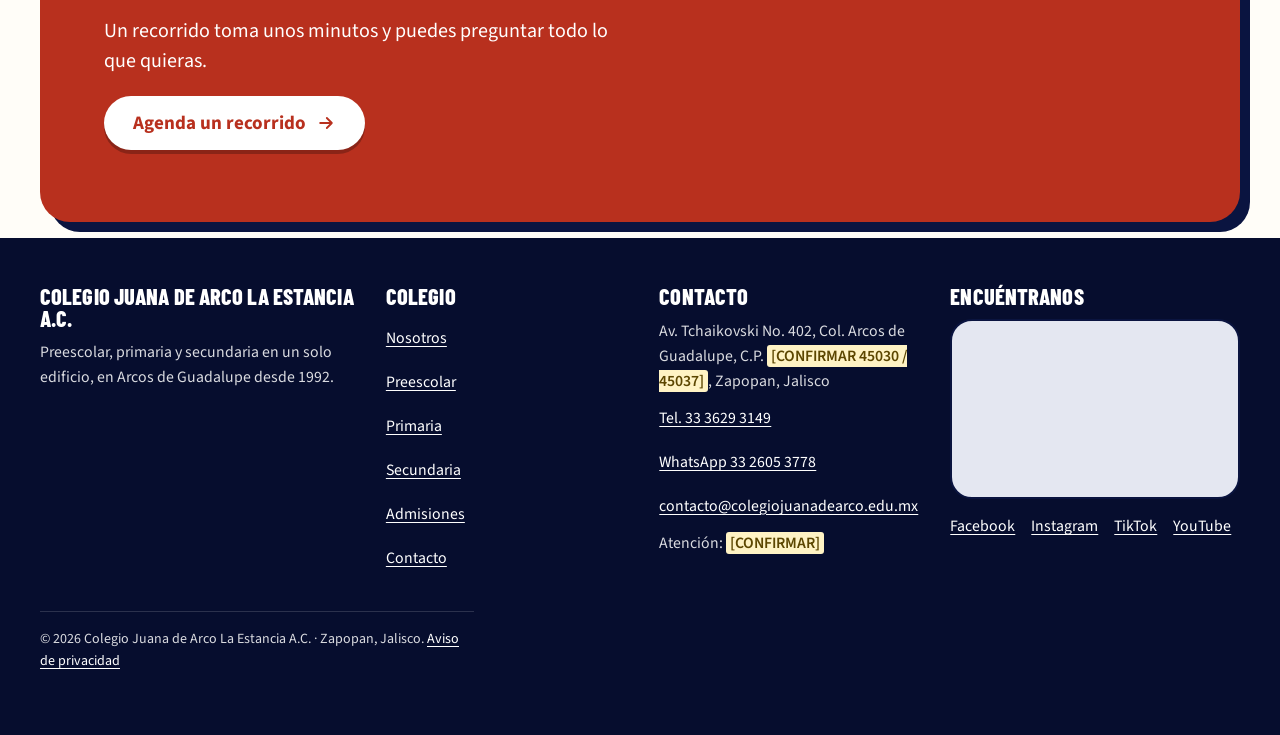
<file: nosotros.html>
<!doctype html>
<html lang="es-MX">
<head>
<meta charset="utf-8">
<meta name="viewport" content="width=device-width, initial-scale=1">
<title>Nosotros | Colegio Juana de Arco, Zapopan</title>
<meta name="description" content="Más de 35 años formando familias en Arcos de Guadalupe, Zapopan. Conoce al Colegio Juana de Arco.">
<link rel="canonical" href="https://colegiojuanadearco.edu.mx/nosotros">
<meta name="theme-color" content="#0A1440">
<meta property="og:type" content="website"><meta property="og:locale" content="es_MX">
<meta property="og:title" content="Nosotros | Colegio Juana de Arco, Zapopan"><meta property="og:description" content="Más de 35 años formando familias en Arcos de Guadalupe, Zapopan. Conoce al Colegio Juana de Arco.">
<meta property="og:url" content="https://colegiojuanadearco.edu.mx/nosotros"><meta property="og:image" content="https://colegiojuanadearco.edu.mx/assets/img/og.jpg">
<link rel="icon" href="/assets/img/logo/escudo.png"><link rel="apple-touch-icon" href="/assets/img/logo/apple-touch-icon.png">
<link rel="preconnect" href="https://fonts.googleapis.com"><link rel="preconnect" href="https://fonts.gstatic.com" crossorigin>
<link href="https://fonts.googleapis.com/css2?family=Barlow+Condensed:wght@600;700;800&family=Source+Sans+3:wght@400;600;700&display=swap" rel="stylesheet">
<link rel="stylesheet" href="/assets/css/tokens.css">
<link rel="stylesheet" href="/assets/css/base.css">
<link rel="stylesheet" href="/assets/css/components.css">
<link rel="stylesheet" href="/assets/css/editorial.css">
<link rel="stylesheet" href="/assets/css/playful.css">
<script type="application/ld+json">{"@context":"https://schema.org","@type":"School","name":"Colegio Juana de Arco La Estancia A.C.","url":"https://colegiojuanadearco.edu.mx/","telephone":"+523336293149","email":"contacto@colegiojuanadearco.edu.mx","address":{"@type":"PostalAddress","streetAddress":"Av. Tchaikovski No. 402","addressLocality":"Zapopan","addressRegion":"Jalisco","addressCountry":"MX"},"foundingDate":"1992"}</script>
</head>
<body>
<a class="skip" href="#contenido">Saltar al contenido</a>
<div class="topbar"><div class="container"><span>Av. Tchaikovski No. 402, Col. Arcos de Guadalupe, Zapopan, Jalisco</span><span><a href="tel:+523336293149" style="color:#fff;font-weight:400">Tel. 33 3629 3149</a> &nbsp;·&nbsp; <a href="https://wa.me/523326053778">WhatsApp admisiones 33 2605 3778</a></span></div></div>
<header class="site-header"><div class="container">
<a class="brand" href="/"><img src="/assets/img/logo/escudo.png" alt="Escudo del Colegio Juana de Arco" width="54" height="70"><span><b>Juana de Arco</b><small>La Estancia · Zapopan</small></span></a>
<nav id="nav" class="nav" aria-label="Principal"><a href="/nosotros" aria-current="page">Nosotros</a><a href="/preescolar">Preescolar</a><a href="/primaria">Primaria</a><a href="/secundaria">Secundaria</a><a href="/admisiones">Admisiones</a><a href="/contacto">Contacto</a></nav>
<div class="header-actions"><a class="btn btn--primary" href="/admisiones#agenda">Agenda<span class="sr-only"> un recorrido</span></a>
<button class="menu-btn" type="button" aria-label="Abrir menú" aria-expanded="false" aria-controls="nav"><svg width="22" height="22" viewBox="0 0 24 24" fill="none" stroke="currentColor" stroke-width="2" stroke-linecap="round" aria-hidden="true"><path d="M4 7h16M4 12h16M4 17h16"/></svg></button></div>
</div></header>
<main id="contenido">

<section class="hero"><div class="container"><p class="eyebrow">Nosotros</p><h1>Colegio con más de 35 años en Zapopan</h1><span class="rule"></span><p class="lead">Desde 1992 en Arcos de Guadalupe: lealtad, fortaleza y sabiduría.</p></div></section>
<section class="section"><div class="container split"><div><h2>Nuestra historia</h2><p><span class="pendiente">[CONFIRMAR texto institucional: historia, misión, visión]</span></p></div>
<figure class="foto" style="height:340px"><img src="/assets/img/fotos/comunidad.jpg" alt="Alumnos del Colegio Juana de Arco en una actividad escolar" loading="lazy" decoding="async"  onerror="this.style.display='none'"></figure></div></section>
<section class="section band"><div class="container split"><div><p class="eyebrow">Ven a conocernos</p><h2>Conoce el colegio en persona</h2><p class="lead">Un recorrido toma unos minutos y puedes preguntar todo lo que quieras.</p>
<a class="btn btn--primary" href="/admisiones#agenda">Agenda un recorrido <svg viewBox="0 0 24 24" fill="none" stroke="currentColor" stroke-width="2.2" stroke-linecap="round" stroke-linejoin="round" aria-hidden="true"><path d="M5 12h14M13 6l6 6-6 6"/></svg></a></div>
<div><ul class="contact-list"><li><b>Dirección</b>Av. Tchaikovski No. 402, Col. Arcos de Guadalupe, C.P. <span class="pendiente">[CONFIRMAR 45030 / 45037]</span>, Zapopan, Jalisco</li><li><b>Teléfono</b><a href="tel:+523336293149">33 3629 3149</a></li><li><b>Horario de atención</b><span class="pendiente">[CONFIRMAR]</span></li></ul></div></div></section>
</main>
<footer class="site-footer"><div class="container">
<div class="footer__grid">
<div><h2>Colegio Juana de Arco La Estancia A.C.</h2><p>Preescolar, primaria y secundaria en un solo edificio, en Arcos de Guadalupe desde 1992.</p></div>
<div><h2>Colegio</h2><ul class="footer__links"><li><a href="/nosotros">Nosotros</a></li><li><a href="/preescolar">Preescolar</a></li><li><a href="/primaria">Primaria</a></li><li><a href="/secundaria">Secundaria</a></li><li><a href="/admisiones">Admisiones</a></li><li><a href="/contacto">Contacto</a></li></ul></div>
<div><h2>Contacto</h2><ul class="footer__links"><li>Av. Tchaikovski No. 402, Col. Arcos de Guadalupe, C.P. <span class="pendiente">[CONFIRMAR 45030 / 45037]</span>, Zapopan, Jalisco</li><li><a href="tel:+523336293149">Tel. 33 3629 3149</a></li><li><a href="https://wa.me/523326053778">WhatsApp 33 2605 3778</a></li><li><a href="mailto:contacto@colegiojuanadearco.edu.mx">contacto@colegiojuanadearco.edu.mx</a></li><li>Atención: <span class="pendiente">[CONFIRMAR]</span></li></ul></div>
<div><h2>Encuéntranos</h2><iframe class="map" title="Mapa del Colegio Juana de Arco" src="https://www.google.com/maps?q=Av.+Tchaikovski+402,+Arcos+de+Guadalupe,+Zapopan,+Jalisco&output=embed" loading="lazy" referrerpolicy="no-referrer-when-downgrade" style="height:180px"></iframe>
<ul class="footer__links" style="grid-auto-flow:column;justify-content:start;gap:1rem;margin-top:.5rem"><li><a href="#" rel="noopener">Facebook</a></li><li><a href="#" rel="noopener">Instagram</a></li><li><a href="#" rel="noopener">TikTok</a></li><li><a href="#" rel="noopener">YouTube</a></li></ul></div>
</div>
<p class="footer__legal">© <span id="y">2026</span> Colegio Juana de Arco La Estancia A.C. · Zapopan, Jalisco. <a href="/aviso-privacidad">Aviso de privacidad</a></p>
</div></footer>
<a class="wa-float" href="https://wa.me/523326053778" aria-label="Escríbenos por WhatsApp"><svg viewBox="0 0 24 24" fill="none" stroke="currentColor" stroke-width="2" stroke-linecap="round" stroke-linejoin="round" aria-hidden="true"><path d="M20 11.5a8 8 0 0 1-11.6 7.1L4 20l1.4-4.2A8 8 0 1 1 20 11.5z"/></svg></a>
<script src="/assets/js/main.js" defer></script>
</body>
</html>
</file>
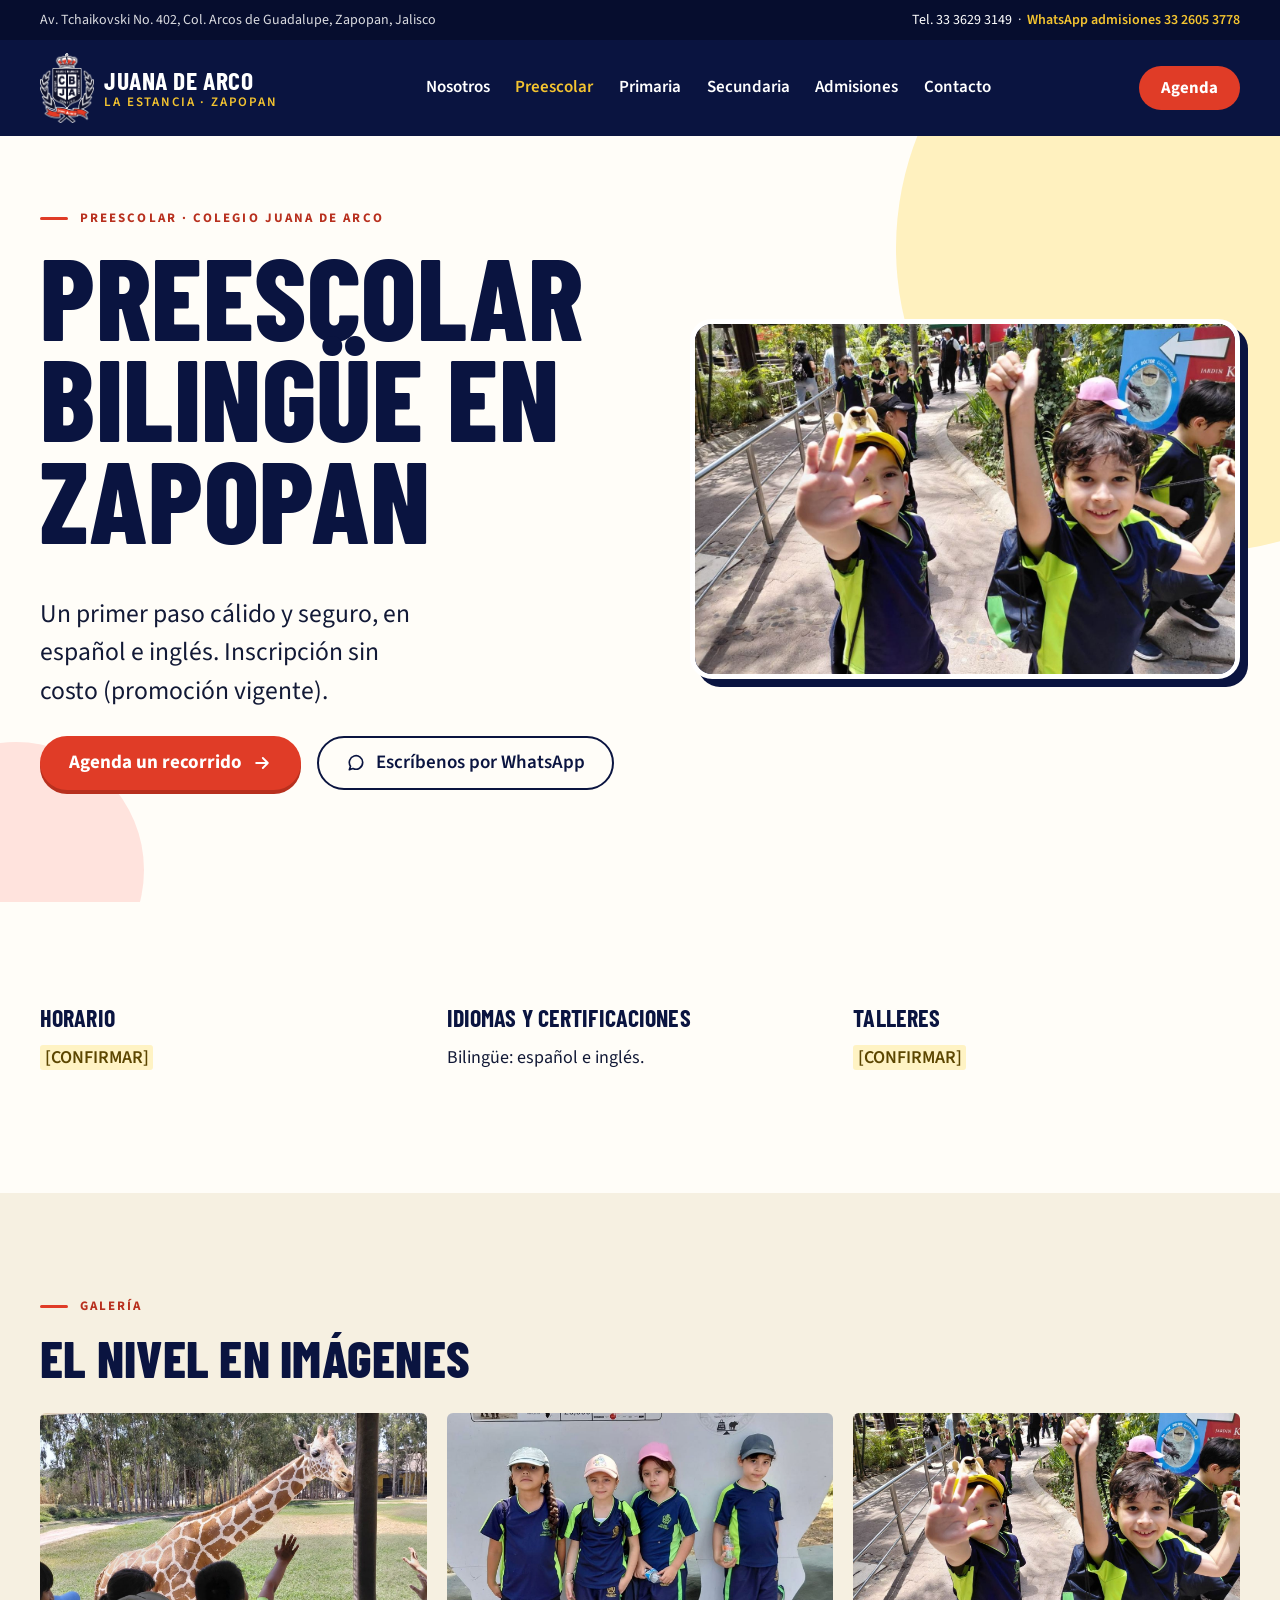
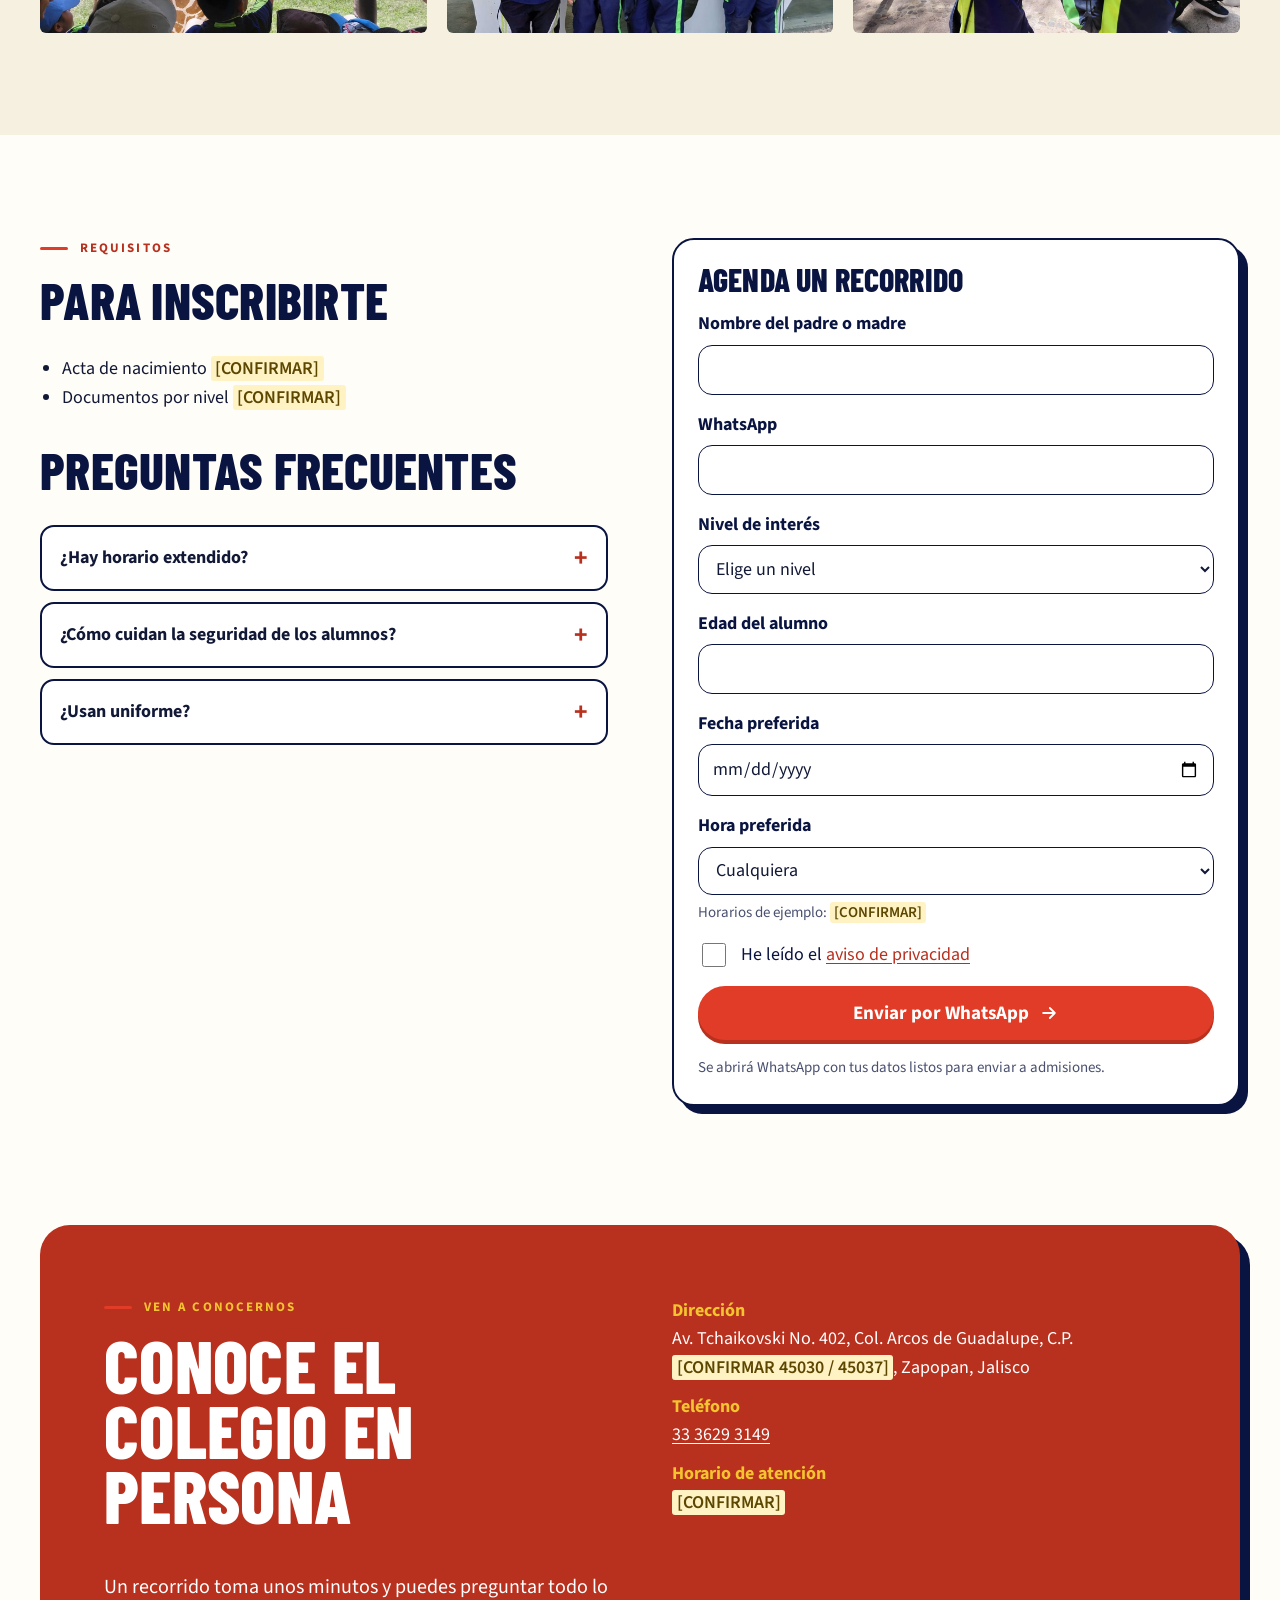
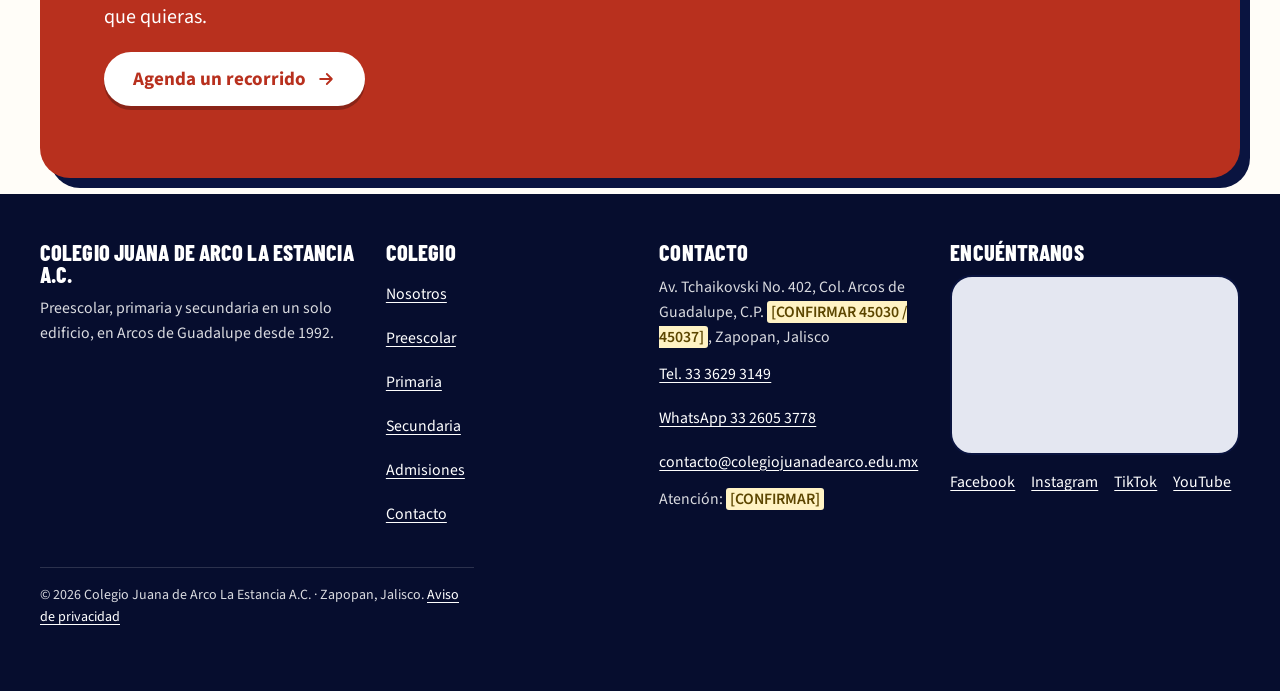
<file: preescolar.html>
<!doctype html>
<html lang="es-MX">
<head>
<meta charset="utf-8">
<meta name="viewport" content="width=device-width, initial-scale=1">
<title>Preescolar bilingüe en Zapopan | Colegio Juana de Arco</title>
<meta name="description" content="Preescolar bilingüe en Zapopan, Jalisco. Inscripción sin costo (promoción vigente). Agenda un recorrido.">
<link rel="canonical" href="https://colegiojuanadearco.edu.mx/preescolar">
<meta name="theme-color" content="#0A1440">
<meta property="og:type" content="website"><meta property="og:locale" content="es_MX">
<meta property="og:title" content="Preescolar bilingüe en Zapopan | Colegio Juana de Arco"><meta property="og:description" content="Preescolar bilingüe en Zapopan, Jalisco. Inscripción sin costo (promoción vigente). Agenda un recorrido.">
<meta property="og:url" content="https://colegiojuanadearco.edu.mx/preescolar"><meta property="og:image" content="https://colegiojuanadearco.edu.mx/assets/img/og.jpg">
<link rel="icon" href="/assets/img/logo/escudo.png"><link rel="apple-touch-icon" href="/assets/img/logo/apple-touch-icon.png">
<link rel="preconnect" href="https://fonts.googleapis.com"><link rel="preconnect" href="https://fonts.gstatic.com" crossorigin>
<link href="https://fonts.googleapis.com/css2?family=Barlow+Condensed:wght@600;700;800&family=Source+Sans+3:wght@400;600;700&display=swap" rel="stylesheet">
<link rel="stylesheet" href="/assets/css/tokens.css">
<link rel="stylesheet" href="/assets/css/base.css">
<link rel="stylesheet" href="/assets/css/components.css">
<link rel="stylesheet" href="/assets/css/editorial.css">
<link rel="stylesheet" href="/assets/css/playful.css">
<script type="application/ld+json">{"@context":"https://schema.org","@type":"School","name":"Colegio Juana de Arco La Estancia A.C.","url":"https://colegiojuanadearco.edu.mx/","telephone":"+523336293149","email":"contacto@colegiojuanadearco.edu.mx","address":{"@type":"PostalAddress","streetAddress":"Av. Tchaikovski No. 402","addressLocality":"Zapopan","addressRegion":"Jalisco","addressCountry":"MX"},"foundingDate":"1992"}</script>
</head>
<body>
<a class="skip" href="#contenido">Saltar al contenido</a>
<div class="topbar"><div class="container"><span>Av. Tchaikovski No. 402, Col. Arcos de Guadalupe, Zapopan, Jalisco</span><span><a href="tel:+523336293149" style="color:#fff;font-weight:400">Tel. 33 3629 3149</a> &nbsp;·&nbsp; <a href="https://wa.me/523326053778">WhatsApp admisiones 33 2605 3778</a></span></div></div>
<header class="site-header"><div class="container">
<a class="brand" href="/"><img src="/assets/img/logo/escudo.png" alt="Escudo del Colegio Juana de Arco" width="54" height="70"><span><b>Juana de Arco</b><small>La Estancia · Zapopan</small></span></a>
<nav id="nav" class="nav" aria-label="Principal"><a href="/nosotros">Nosotros</a><a href="/preescolar" aria-current="page">Preescolar</a><a href="/primaria">Primaria</a><a href="/secundaria">Secundaria</a><a href="/admisiones">Admisiones</a><a href="/contacto">Contacto</a></nav>
<div class="header-actions"><a class="btn btn--primary" href="/admisiones#agenda">Agenda<span class="sr-only"> un recorrido</span></a>
<button class="menu-btn" type="button" aria-label="Abrir menú" aria-expanded="false" aria-controls="nav"><svg width="22" height="22" viewBox="0 0 24 24" fill="none" stroke="currentColor" stroke-width="2" stroke-linecap="round" aria-hidden="true"><path d="M4 7h16M4 12h16M4 17h16"/></svg></button></div>
</div></header>
<main id="contenido">

<section class="hero"><div class="container hero__grid"><div><p class="eyebrow">Preescolar · Colegio Juana de Arco</p><h1>Preescolar bilingüe en Zapopan</h1><span class="rule"></span>
<p class="lead">Un primer paso cálido y seguro, en español e inglés. Inscripción sin costo (promoción vigente).</p><div class="hero__actions"><a class="btn btn--primary" href="#agenda">Agenda un recorrido <svg viewBox="0 0 24 24" fill="none" stroke="currentColor" stroke-width="2.2" stroke-linecap="round" stroke-linejoin="round" aria-hidden="true"><path d="M5 12h14M13 6l6 6-6 6"/></svg></a><a class="btn btn--ghost" href="https://wa.me/523326053778"><svg viewBox="0 0 24 24" fill="none" stroke="currentColor" stroke-width="2" stroke-linecap="round" stroke-linejoin="round" aria-hidden="true"><path d="M20 11.5a8 8 0 0 1-11.6 7.1L4 20l1.4-4.2A8 8 0 1 1 20 11.5z"/></svg>Escríbenos por WhatsApp</a></div></div>
<figure class="foto" style="height:360px"><img src="/assets/img/fotos/preescolar.jpg" alt="Alumnos de preescolar" loading="lazy" decoding="async"  onerror="this.style.display='none'"></figure></div></section>
<section class="section"><div class="container grid grid--3">
<div class="reveal"><h3>Horario</h3><p><span class="pendiente">[CONFIRMAR]</span></p></div>
<div class="reveal"><h3>Idiomas y certificaciones</h3><p>Bilingüe: español e inglés.</p></div>
<div class="reveal"><h3>Talleres</h3><p><span class="pendiente">[CONFIRMAR]</span></p></div></div></section>
<section class="section section--cream"><div class="container"><p class="eyebrow">Galería</p><h2>El nivel en imágenes</h2>
<div class="grid grid--3"><figure class="foto reveal" style="height:220px"><img src="/assets/img/fotos/preescolar-1.jpg" alt="Alumnos de preescolar" loading="lazy" decoding="async"  onerror="this.style.display='none'"></figure><figure class="foto reveal" style="height:220px"><img src="/assets/img/fotos/preescolar-2.jpg" alt="Alumnos de preescolar" loading="lazy" decoding="async"  onerror="this.style.display='none'"></figure><figure class="foto reveal" style="height:220px"><img src="/assets/img/fotos/preescolar-3.jpg" alt="Alumnos de preescolar" loading="lazy" decoding="async"  onerror="this.style.display='none'"></figure></div></div></section>
<section class="section"><div class="container split"><div><p class="eyebrow">Requisitos</p><h2>Para inscribirte</h2><ul><li>Acta de nacimiento <span class="pendiente">[CONFIRMAR]</span></li><li>Documentos por nivel <span class="pendiente">[CONFIRMAR]</span></li></ul>
<h2 style="margin-top:2rem">Preguntas frecuentes</h2><div class="faq"><details class="reveal"><summary>¿Hay horario extendido?</summary><div><p>Sí, los alumnos pueden quedarse hasta las 6:00 p.m. con club de tareas y actividades. Costo: <span class="pendiente">[CONFIRMAR]</span>.</p></div></details><details class="reveal"><summary>¿Cómo cuidan la seguridad de los alumnos?</summary><div><p>Los tres niveles comparten un solo edificio con una sola entrada. Protocolos de entrada y salida: <span class="pendiente">[CONFIRMAR]</span>.</p></div></details><details class="reveal"><summary>¿Usan uniforme?</summary><div><p>Sí. Modelos, tallas y puntos de compra: <span class="pendiente">[CONFIRMAR]</span>.</p></div></details></div></div>
<div><form class="form" data-wa id="agenda" aria-labelledby="preescolar-t">
<h2 id="preescolar-t" style="font-size:2rem;margin:0">Agenda un recorrido</h2>
<div class="field"><label for="preescolar-n">Nombre del padre o madre</label><input id="preescolar-n" name="nombre" autocomplete="name" required></div>
<div class="field"><label for="preescolar-w">WhatsApp</label><input id="preescolar-w" name="whatsapp" type="tel" inputmode="tel" autocomplete="tel" required></div>
<div class="field"><label for="preescolar-l">Nivel de interés</label><select id="preescolar-l" name="nivel" required><option value="">Elige un nivel</option><option>Preescolar bilingüe</option><option>Primaria bilingüe</option><option>Secundaria trilingüe</option></select></div>
<div class="field"><label for="preescolar-e">Edad del alumno</label><input id="preescolar-e" name="edad" type="number" min="2" max="16" inputmode="numeric" required></div>
<div class="field"><label for="preescolar-d">Fecha preferida</label><input id="preescolar-d" name="fecha" type="date" required></div>
<div class="field"><label for="preescolar-h">Hora preferida</label><select id="preescolar-h" name="hora"><option value="">Cualquiera</option><option>9:00 a.m.</option><option>10:00 a.m.</option><option>11:00 a.m.</option><option>12:00 p.m.</option></select><small>Horarios de ejemplo: <span class="pendiente">[CONFIRMAR]</span></small></div>
<div class="field check"><input id="preescolar-p" name="privacidad" type="checkbox" value="Acepto el aviso de privacidad" required><label for="preescolar-p">He leído el <a href="/aviso-privacidad" target="_blank" rel="noopener">aviso de privacidad</a></label></div>
<button class="btn btn--primary btn--block" type="submit">Enviar por WhatsApp <svg viewBox="0 0 24 24" fill="none" stroke="currentColor" stroke-width="2.2" stroke-linecap="round" stroke-linejoin="round" aria-hidden="true"><path d="M5 12h14M13 6l6 6-6 6"/></svg></button>
<small>Se abrirá WhatsApp con tus datos listos para enviar a admisiones.</small></form></div></div></section>
<section class="section band"><div class="container split"><div><p class="eyebrow">Ven a conocernos</p><h2>Conoce el colegio en persona</h2><p class="lead">Un recorrido toma unos minutos y puedes preguntar todo lo que quieras.</p>
<a class="btn btn--primary" href="/admisiones#agenda">Agenda un recorrido <svg viewBox="0 0 24 24" fill="none" stroke="currentColor" stroke-width="2.2" stroke-linecap="round" stroke-linejoin="round" aria-hidden="true"><path d="M5 12h14M13 6l6 6-6 6"/></svg></a></div>
<div><ul class="contact-list"><li><b>Dirección</b>Av. Tchaikovski No. 402, Col. Arcos de Guadalupe, C.P. <span class="pendiente">[CONFIRMAR 45030 / 45037]</span>, Zapopan, Jalisco</li><li><b>Teléfono</b><a href="tel:+523336293149">33 3629 3149</a></li><li><b>Horario de atención</b><span class="pendiente">[CONFIRMAR]</span></li></ul></div></div></section>
</main>
<footer class="site-footer"><div class="container">
<div class="footer__grid">
<div><h2>Colegio Juana de Arco La Estancia A.C.</h2><p>Preescolar, primaria y secundaria en un solo edificio, en Arcos de Guadalupe desde 1992.</p></div>
<div><h2>Colegio</h2><ul class="footer__links"><li><a href="/nosotros">Nosotros</a></li><li><a href="/preescolar">Preescolar</a></li><li><a href="/primaria">Primaria</a></li><li><a href="/secundaria">Secundaria</a></li><li><a href="/admisiones">Admisiones</a></li><li><a href="/contacto">Contacto</a></li></ul></div>
<div><h2>Contacto</h2><ul class="footer__links"><li>Av. Tchaikovski No. 402, Col. Arcos de Guadalupe, C.P. <span class="pendiente">[CONFIRMAR 45030 / 45037]</span>, Zapopan, Jalisco</li><li><a href="tel:+523336293149">Tel. 33 3629 3149</a></li><li><a href="https://wa.me/523326053778">WhatsApp 33 2605 3778</a></li><li><a href="mailto:contacto@colegiojuanadearco.edu.mx">contacto@colegiojuanadearco.edu.mx</a></li><li>Atención: <span class="pendiente">[CONFIRMAR]</span></li></ul></div>
<div><h2>Encuéntranos</h2><iframe class="map" title="Mapa del Colegio Juana de Arco" src="https://www.google.com/maps?q=Av.+Tchaikovski+402,+Arcos+de+Guadalupe,+Zapopan,+Jalisco&output=embed" loading="lazy" referrerpolicy="no-referrer-when-downgrade" style="height:180px"></iframe>
<ul class="footer__links" style="grid-auto-flow:column;justify-content:start;gap:1rem;margin-top:.5rem"><li><a href="#" rel="noopener">Facebook</a></li><li><a href="#" rel="noopener">Instagram</a></li><li><a href="#" rel="noopener">TikTok</a></li><li><a href="#" rel="noopener">YouTube</a></li></ul></div>
</div>
<p class="footer__legal">© <span id="y">2026</span> Colegio Juana de Arco La Estancia A.C. · Zapopan, Jalisco. <a href="/aviso-privacidad">Aviso de privacidad</a></p>
</div></footer>
<a class="wa-float" href="https://wa.me/523326053778" aria-label="Escríbenos por WhatsApp"><svg viewBox="0 0 24 24" fill="none" stroke="currentColor" stroke-width="2" stroke-linecap="round" stroke-linejoin="round" aria-hidden="true"><path d="M20 11.5a8 8 0 0 1-11.6 7.1L4 20l1.4-4.2A8 8 0 1 1 20 11.5z"/></svg></a>
<script src="/assets/js/main.js" defer></script>
</body>
</html>
</file>
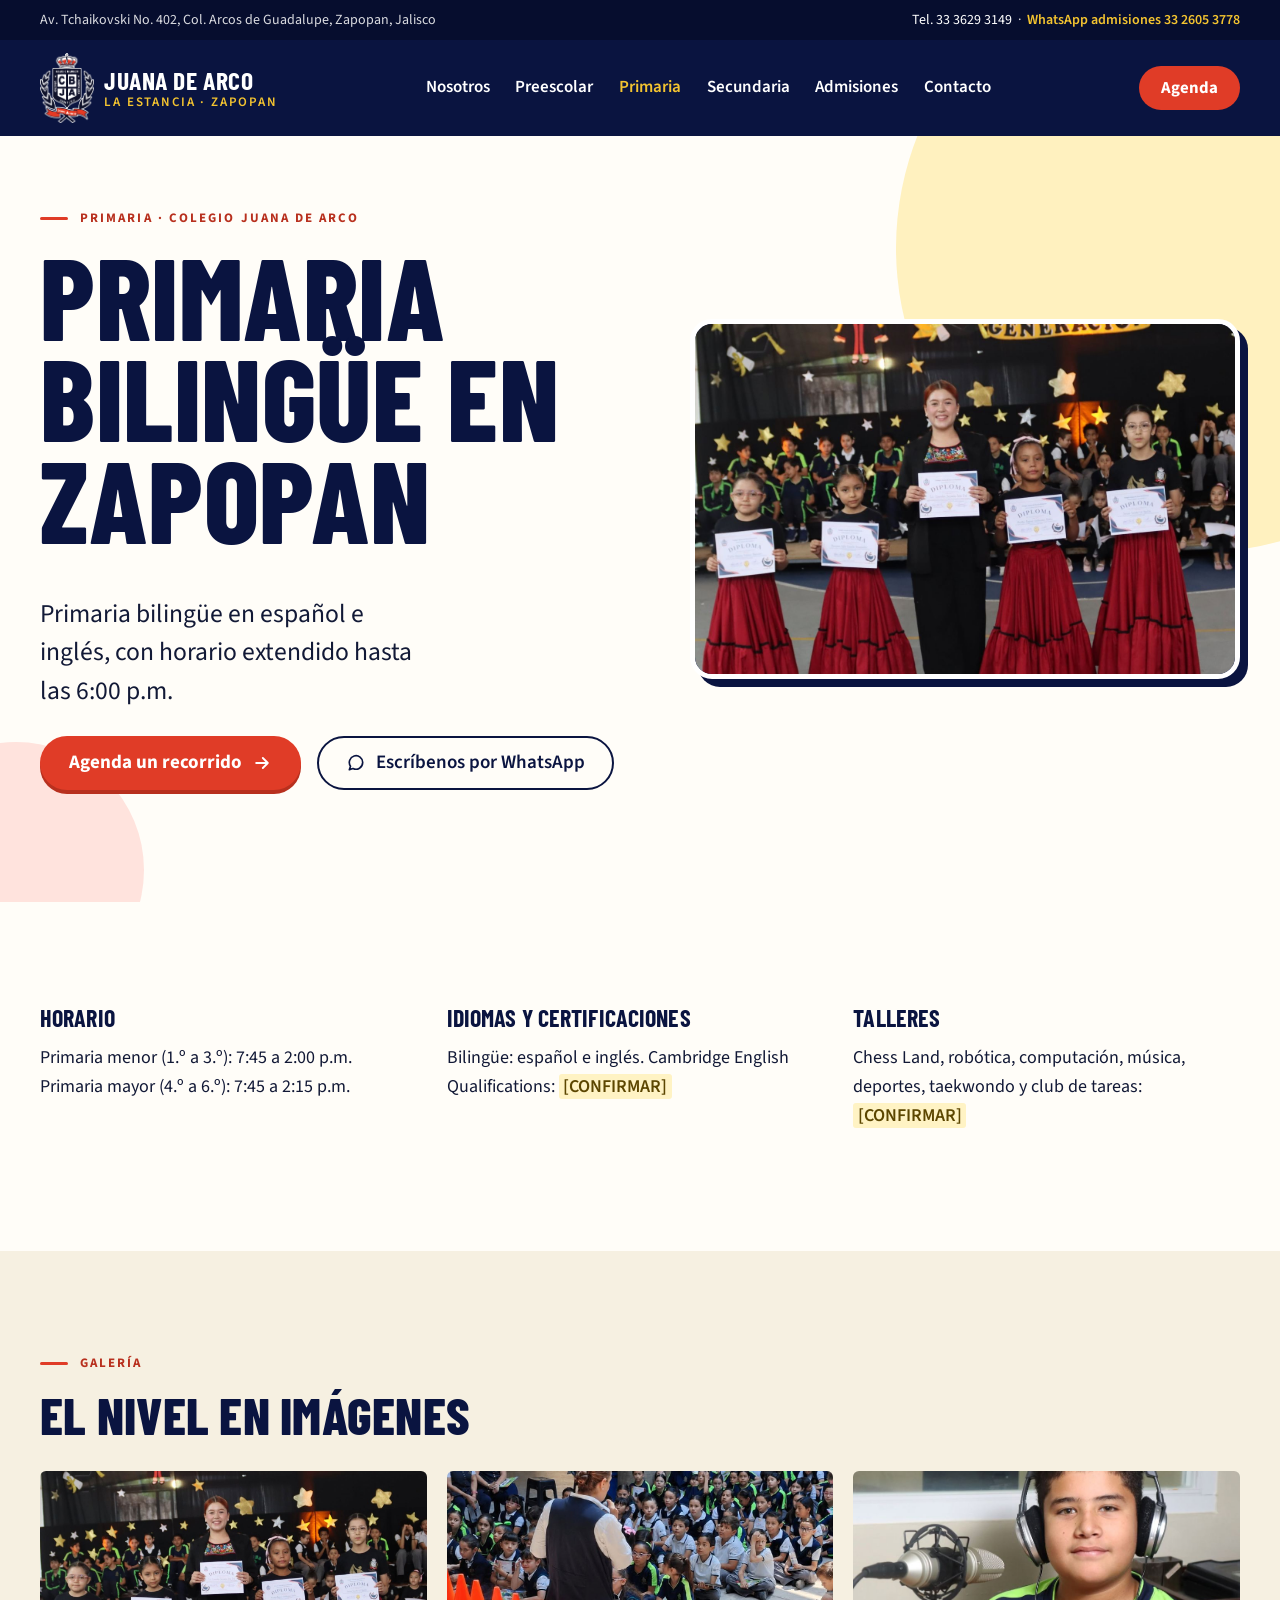
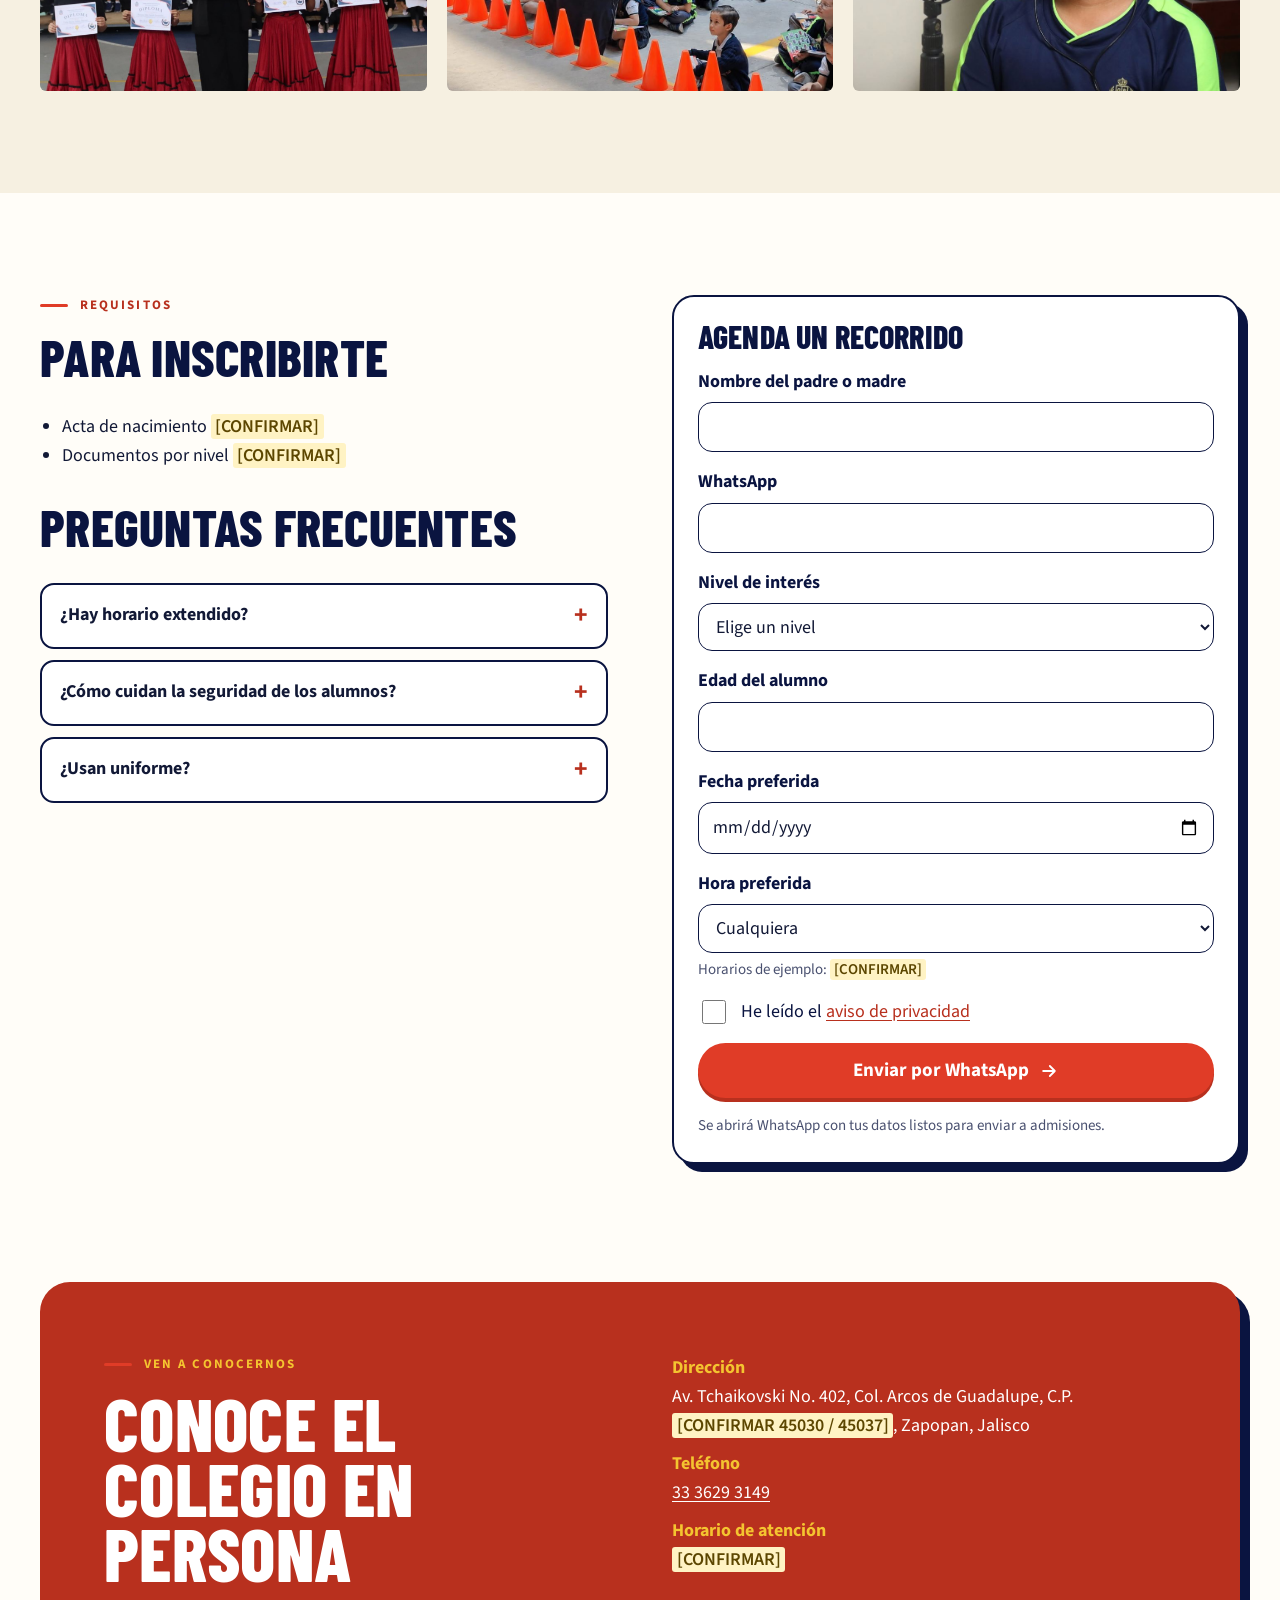
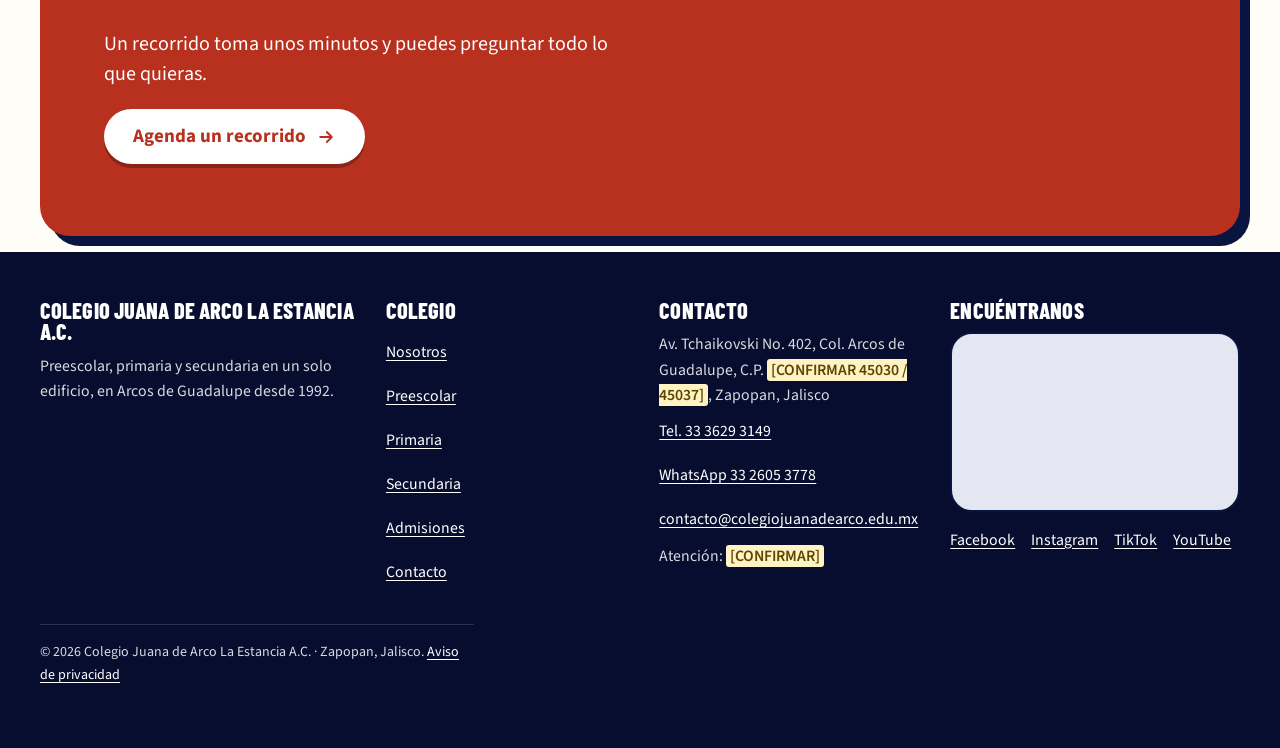
<file: primaria.html>
<!doctype html>
<html lang="es-MX">
<head>
<meta charset="utf-8">
<meta name="viewport" content="width=device-width, initial-scale=1">
<title>Primaria bilingüe en Zapopan | Colegio Juana de Arco</title>
<meta name="description" content="Primaria bilingüe en Zapopan, Jalisco. Primaria menor de 7:45 a 2:00 p.m. y mayor de 7:45 a 2:15 p.m.">
<link rel="canonical" href="https://colegiojuanadearco.edu.mx/primaria">
<meta name="theme-color" content="#0A1440">
<meta property="og:type" content="website"><meta property="og:locale" content="es_MX">
<meta property="og:title" content="Primaria bilingüe en Zapopan | Colegio Juana de Arco"><meta property="og:description" content="Primaria bilingüe en Zapopan, Jalisco. Primaria menor de 7:45 a 2:00 p.m. y mayor de 7:45 a 2:15 p.m.">
<meta property="og:url" content="https://colegiojuanadearco.edu.mx/primaria"><meta property="og:image" content="https://colegiojuanadearco.edu.mx/assets/img/og.jpg">
<link rel="icon" href="/assets/img/logo/escudo.png"><link rel="apple-touch-icon" href="/assets/img/logo/apple-touch-icon.png">
<link rel="preconnect" href="https://fonts.googleapis.com"><link rel="preconnect" href="https://fonts.gstatic.com" crossorigin>
<link href="https://fonts.googleapis.com/css2?family=Barlow+Condensed:wght@600;700;800&family=Source+Sans+3:wght@400;600;700&display=swap" rel="stylesheet">
<link rel="stylesheet" href="/assets/css/tokens.css">
<link rel="stylesheet" href="/assets/css/base.css">
<link rel="stylesheet" href="/assets/css/components.css">
<link rel="stylesheet" href="/assets/css/editorial.css">
<link rel="stylesheet" href="/assets/css/playful.css">
<script type="application/ld+json">{"@context":"https://schema.org","@type":"School","name":"Colegio Juana de Arco La Estancia A.C.","url":"https://colegiojuanadearco.edu.mx/","telephone":"+523336293149","email":"contacto@colegiojuanadearco.edu.mx","address":{"@type":"PostalAddress","streetAddress":"Av. Tchaikovski No. 402","addressLocality":"Zapopan","addressRegion":"Jalisco","addressCountry":"MX"},"foundingDate":"1992"}</script>
</head>
<body>
<a class="skip" href="#contenido">Saltar al contenido</a>
<div class="topbar"><div class="container"><span>Av. Tchaikovski No. 402, Col. Arcos de Guadalupe, Zapopan, Jalisco</span><span><a href="tel:+523336293149" style="color:#fff;font-weight:400">Tel. 33 3629 3149</a> &nbsp;·&nbsp; <a href="https://wa.me/523326053778">WhatsApp admisiones 33 2605 3778</a></span></div></div>
<header class="site-header"><div class="container">
<a class="brand" href="/"><img src="/assets/img/logo/escudo.png" alt="Escudo del Colegio Juana de Arco" width="54" height="70"><span><b>Juana de Arco</b><small>La Estancia · Zapopan</small></span></a>
<nav id="nav" class="nav" aria-label="Principal"><a href="/nosotros">Nosotros</a><a href="/preescolar">Preescolar</a><a href="/primaria" aria-current="page">Primaria</a><a href="/secundaria">Secundaria</a><a href="/admisiones">Admisiones</a><a href="/contacto">Contacto</a></nav>
<div class="header-actions"><a class="btn btn--primary" href="/admisiones#agenda">Agenda<span class="sr-only"> un recorrido</span></a>
<button class="menu-btn" type="button" aria-label="Abrir menú" aria-expanded="false" aria-controls="nav"><svg width="22" height="22" viewBox="0 0 24 24" fill="none" stroke="currentColor" stroke-width="2" stroke-linecap="round" aria-hidden="true"><path d="M4 7h16M4 12h16M4 17h16"/></svg></button></div>
</div></header>
<main id="contenido">

<section class="hero"><div class="container hero__grid"><div><p class="eyebrow">Primaria · Colegio Juana de Arco</p><h1>Primaria bilingüe en Zapopan</h1><span class="rule"></span>
<p class="lead">Primaria bilingüe en español e inglés, con horario extendido hasta las 6:00 p.m.</p><div class="hero__actions"><a class="btn btn--primary" href="#agenda">Agenda un recorrido <svg viewBox="0 0 24 24" fill="none" stroke="currentColor" stroke-width="2.2" stroke-linecap="round" stroke-linejoin="round" aria-hidden="true"><path d="M5 12h14M13 6l6 6-6 6"/></svg></a><a class="btn btn--ghost" href="https://wa.me/523326053778"><svg viewBox="0 0 24 24" fill="none" stroke="currentColor" stroke-width="2" stroke-linecap="round" stroke-linejoin="round" aria-hidden="true"><path d="M20 11.5a8 8 0 0 1-11.6 7.1L4 20l1.4-4.2A8 8 0 1 1 20 11.5z"/></svg>Escríbenos por WhatsApp</a></div></div>
<figure class="foto" style="height:360px"><img src="/assets/img/fotos/primaria.jpg" alt="Alumnos de primaria" loading="lazy" decoding="async"  onerror="this.style.display='none'"></figure></div></section>
<section class="section"><div class="container grid grid--3">
<div class="reveal"><h3>Horario</h3><p>Primaria menor (1.º a 3.º): 7:45 a 2:00 p.m.<br>Primaria mayor (4.º a 6.º): 7:45 a 2:15 p.m.</p></div>
<div class="reveal"><h3>Idiomas y certificaciones</h3><p>Bilingüe: español e inglés. Cambridge English Qualifications: <span class="pendiente">[CONFIRMAR]</span></p></div>
<div class="reveal"><h3>Talleres</h3><p>Chess Land, robótica, computación, música, deportes, taekwondo y club de tareas: <span class="pendiente">[CONFIRMAR]</span></p></div></div></section>
<section class="section section--cream"><div class="container"><p class="eyebrow">Galería</p><h2>El nivel en imágenes</h2>
<div class="grid grid--3"><figure class="foto reveal" style="height:220px"><img src="/assets/img/fotos/primaria-1.jpg" alt="Alumnos de primaria" loading="lazy" decoding="async"  onerror="this.style.display='none'"></figure><figure class="foto reveal" style="height:220px"><img src="/assets/img/fotos/primaria-2.jpg" alt="Alumnos de primaria" loading="lazy" decoding="async"  onerror="this.style.display='none'"></figure><figure class="foto reveal" style="height:220px"><img src="/assets/img/fotos/primaria-3.jpg" alt="Alumnos de primaria" loading="lazy" decoding="async"  onerror="this.style.display='none'"></figure></div></div></section>
<section class="section"><div class="container split"><div><p class="eyebrow">Requisitos</p><h2>Para inscribirte</h2><ul><li>Acta de nacimiento <span class="pendiente">[CONFIRMAR]</span></li><li>Documentos por nivel <span class="pendiente">[CONFIRMAR]</span></li></ul>
<h2 style="margin-top:2rem">Preguntas frecuentes</h2><div class="faq"><details class="reveal"><summary>¿Hay horario extendido?</summary><div><p>Sí, los alumnos pueden quedarse hasta las 6:00 p.m. con club de tareas y actividades. Costo: <span class="pendiente">[CONFIRMAR]</span>.</p></div></details><details class="reveal"><summary>¿Cómo cuidan la seguridad de los alumnos?</summary><div><p>Los tres niveles comparten un solo edificio con una sola entrada. Protocolos de entrada y salida: <span class="pendiente">[CONFIRMAR]</span>.</p></div></details><details class="reveal"><summary>¿Usan uniforme?</summary><div><p>Sí. Modelos, tallas y puntos de compra: <span class="pendiente">[CONFIRMAR]</span>.</p></div></details></div></div>
<div><form class="form" data-wa id="agenda" aria-labelledby="primaria-t">
<h2 id="primaria-t" style="font-size:2rem;margin:0">Agenda un recorrido</h2>
<div class="field"><label for="primaria-n">Nombre del padre o madre</label><input id="primaria-n" name="nombre" autocomplete="name" required></div>
<div class="field"><label for="primaria-w">WhatsApp</label><input id="primaria-w" name="whatsapp" type="tel" inputmode="tel" autocomplete="tel" required></div>
<div class="field"><label for="primaria-l">Nivel de interés</label><select id="primaria-l" name="nivel" required><option value="">Elige un nivel</option><option>Preescolar bilingüe</option><option>Primaria bilingüe</option><option>Secundaria trilingüe</option></select></div>
<div class="field"><label for="primaria-e">Edad del alumno</label><input id="primaria-e" name="edad" type="number" min="2" max="16" inputmode="numeric" required></div>
<div class="field"><label for="primaria-d">Fecha preferida</label><input id="primaria-d" name="fecha" type="date" required></div>
<div class="field"><label for="primaria-h">Hora preferida</label><select id="primaria-h" name="hora"><option value="">Cualquiera</option><option>9:00 a.m.</option><option>10:00 a.m.</option><option>11:00 a.m.</option><option>12:00 p.m.</option></select><small>Horarios de ejemplo: <span class="pendiente">[CONFIRMAR]</span></small></div>
<div class="field check"><input id="primaria-p" name="privacidad" type="checkbox" value="Acepto el aviso de privacidad" required><label for="primaria-p">He leído el <a href="/aviso-privacidad" target="_blank" rel="noopener">aviso de privacidad</a></label></div>
<button class="btn btn--primary btn--block" type="submit">Enviar por WhatsApp <svg viewBox="0 0 24 24" fill="none" stroke="currentColor" stroke-width="2.2" stroke-linecap="round" stroke-linejoin="round" aria-hidden="true"><path d="M5 12h14M13 6l6 6-6 6"/></svg></button>
<small>Se abrirá WhatsApp con tus datos listos para enviar a admisiones.</small></form></div></div></section>
<section class="section band"><div class="container split"><div><p class="eyebrow">Ven a conocernos</p><h2>Conoce el colegio en persona</h2><p class="lead">Un recorrido toma unos minutos y puedes preguntar todo lo que quieras.</p>
<a class="btn btn--primary" href="/admisiones#agenda">Agenda un recorrido <svg viewBox="0 0 24 24" fill="none" stroke="currentColor" stroke-width="2.2" stroke-linecap="round" stroke-linejoin="round" aria-hidden="true"><path d="M5 12h14M13 6l6 6-6 6"/></svg></a></div>
<div><ul class="contact-list"><li><b>Dirección</b>Av. Tchaikovski No. 402, Col. Arcos de Guadalupe, C.P. <span class="pendiente">[CONFIRMAR 45030 / 45037]</span>, Zapopan, Jalisco</li><li><b>Teléfono</b><a href="tel:+523336293149">33 3629 3149</a></li><li><b>Horario de atención</b><span class="pendiente">[CONFIRMAR]</span></li></ul></div></div></section>
</main>
<footer class="site-footer"><div class="container">
<div class="footer__grid">
<div><h2>Colegio Juana de Arco La Estancia A.C.</h2><p>Preescolar, primaria y secundaria en un solo edificio, en Arcos de Guadalupe desde 1992.</p></div>
<div><h2>Colegio</h2><ul class="footer__links"><li><a href="/nosotros">Nosotros</a></li><li><a href="/preescolar">Preescolar</a></li><li><a href="/primaria">Primaria</a></li><li><a href="/secundaria">Secundaria</a></li><li><a href="/admisiones">Admisiones</a></li><li><a href="/contacto">Contacto</a></li></ul></div>
<div><h2>Contacto</h2><ul class="footer__links"><li>Av. Tchaikovski No. 402, Col. Arcos de Guadalupe, C.P. <span class="pendiente">[CONFIRMAR 45030 / 45037]</span>, Zapopan, Jalisco</li><li><a href="tel:+523336293149">Tel. 33 3629 3149</a></li><li><a href="https://wa.me/523326053778">WhatsApp 33 2605 3778</a></li><li><a href="mailto:contacto@colegiojuanadearco.edu.mx">contacto@colegiojuanadearco.edu.mx</a></li><li>Atención: <span class="pendiente">[CONFIRMAR]</span></li></ul></div>
<div><h2>Encuéntranos</h2><iframe class="map" title="Mapa del Colegio Juana de Arco" src="https://www.google.com/maps?q=Av.+Tchaikovski+402,+Arcos+de+Guadalupe,+Zapopan,+Jalisco&output=embed" loading="lazy" referrerpolicy="no-referrer-when-downgrade" style="height:180px"></iframe>
<ul class="footer__links" style="grid-auto-flow:column;justify-content:start;gap:1rem;margin-top:.5rem"><li><a href="#" rel="noopener">Facebook</a></li><li><a href="#" rel="noopener">Instagram</a></li><li><a href="#" rel="noopener">TikTok</a></li><li><a href="#" rel="noopener">YouTube</a></li></ul></div>
</div>
<p class="footer__legal">© <span id="y">2026</span> Colegio Juana de Arco La Estancia A.C. · Zapopan, Jalisco. <a href="/aviso-privacidad">Aviso de privacidad</a></p>
</div></footer>
<a class="wa-float" href="https://wa.me/523326053778" aria-label="Escríbenos por WhatsApp"><svg viewBox="0 0 24 24" fill="none" stroke="currentColor" stroke-width="2" stroke-linecap="round" stroke-linejoin="round" aria-hidden="true"><path d="M20 11.5a8 8 0 0 1-11.6 7.1L4 20l1.4-4.2A8 8 0 1 1 20 11.5z"/></svg></a>
<script src="/assets/js/main.js" defer></script>
</body>
</html>
</file>
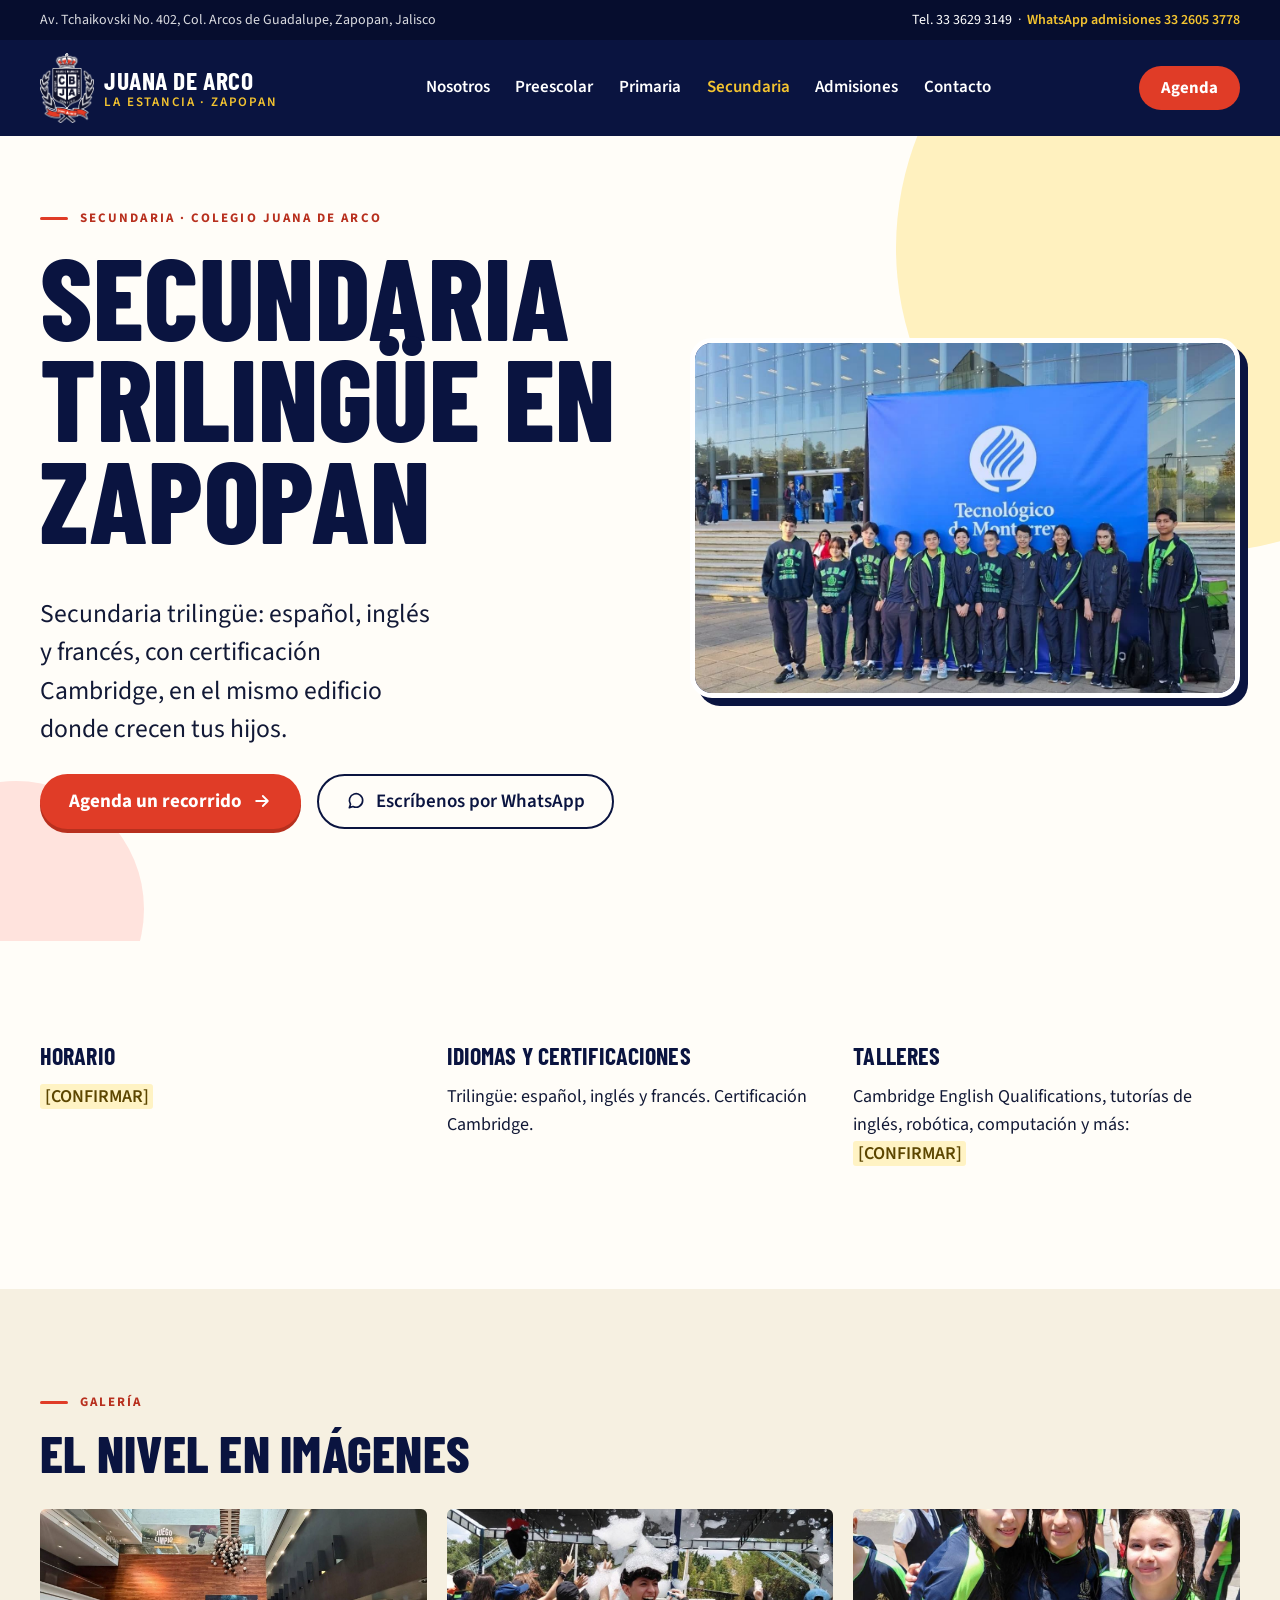
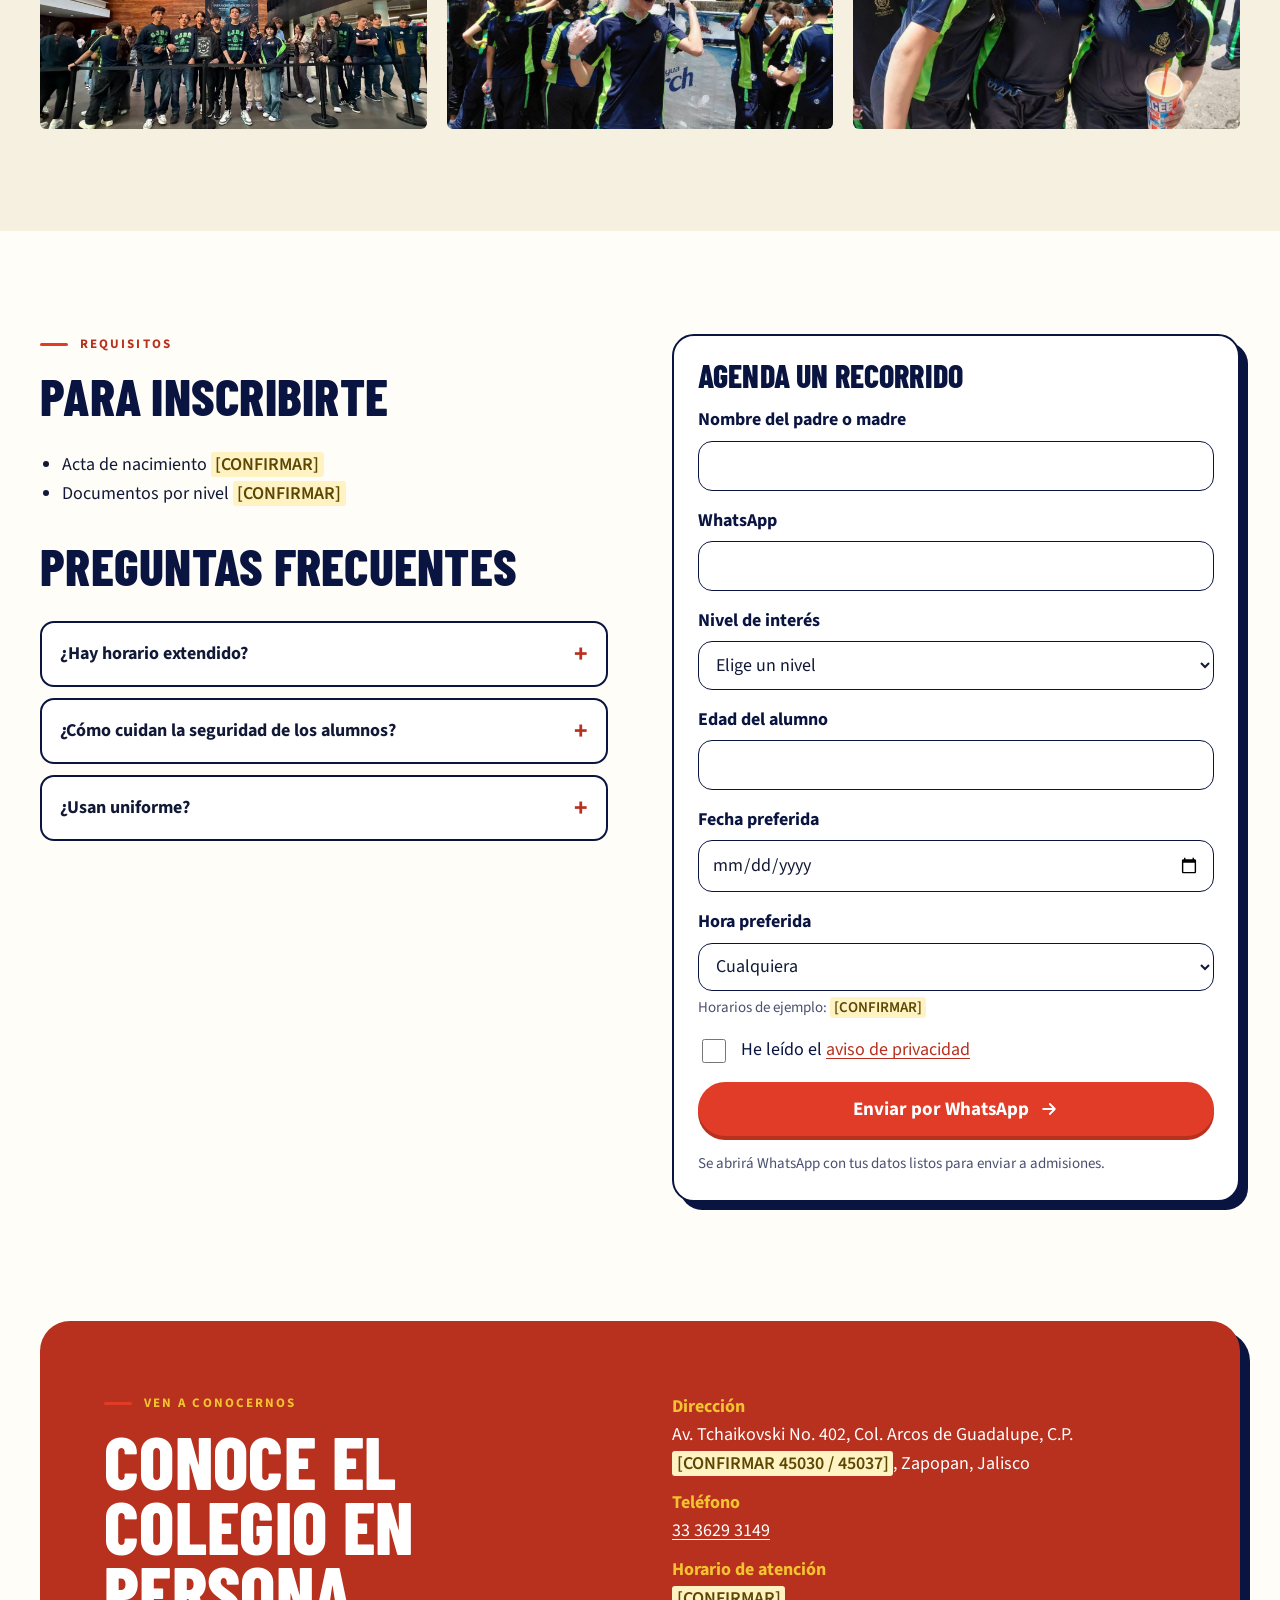
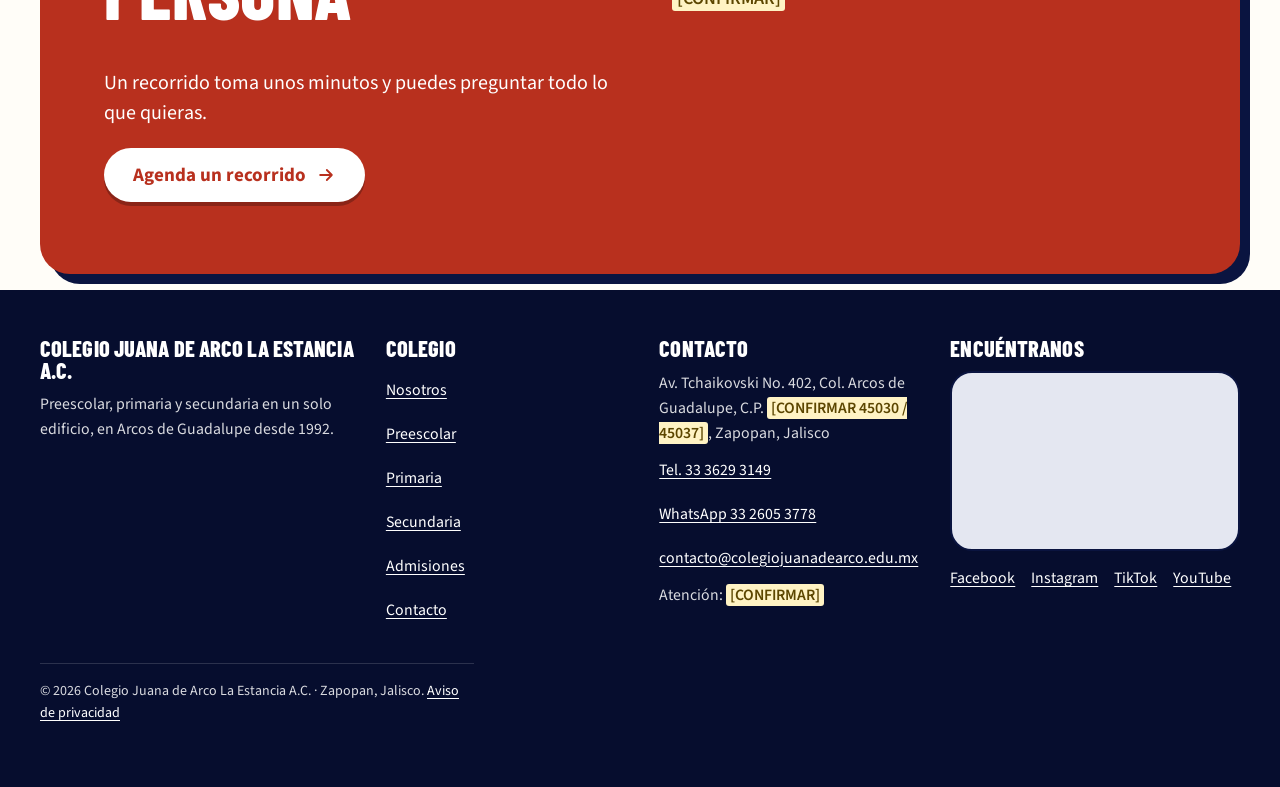
<file: secundaria.html>
<!doctype html>
<html lang="es-MX">
<head>
<meta charset="utf-8">
<meta name="viewport" content="width=device-width, initial-scale=1">
<title>Secundaria trilingüe en Zapopan | Colegio Juana de Arco</title>
<meta name="description" content="Secundaria trilingüe en Zapopan: español, inglés y francés, con certificación Cambridge. Agenda un recorrido.">
<link rel="canonical" href="https://colegiojuanadearco.edu.mx/secundaria">
<meta name="theme-color" content="#0A1440">
<meta property="og:type" content="website"><meta property="og:locale" content="es_MX">
<meta property="og:title" content="Secundaria trilingüe en Zapopan | Colegio Juana de Arco"><meta property="og:description" content="Secundaria trilingüe en Zapopan: español, inglés y francés, con certificación Cambridge. Agenda un recorrido.">
<meta property="og:url" content="https://colegiojuanadearco.edu.mx/secundaria"><meta property="og:image" content="https://colegiojuanadearco.edu.mx/assets/img/og.jpg">
<link rel="icon" href="/assets/img/logo/escudo.png"><link rel="apple-touch-icon" href="/assets/img/logo/apple-touch-icon.png">
<link rel="preconnect" href="https://fonts.googleapis.com"><link rel="preconnect" href="https://fonts.gstatic.com" crossorigin>
<link href="https://fonts.googleapis.com/css2?family=Barlow+Condensed:wght@600;700;800&family=Source+Sans+3:wght@400;600;700&display=swap" rel="stylesheet">
<link rel="stylesheet" href="/assets/css/tokens.css">
<link rel="stylesheet" href="/assets/css/base.css">
<link rel="stylesheet" href="/assets/css/components.css">
<link rel="stylesheet" href="/assets/css/editorial.css">
<link rel="stylesheet" href="/assets/css/playful.css">
<script type="application/ld+json">{"@context":"https://schema.org","@type":"School","name":"Colegio Juana de Arco La Estancia A.C.","url":"https://colegiojuanadearco.edu.mx/","telephone":"+523336293149","email":"contacto@colegiojuanadearco.edu.mx","address":{"@type":"PostalAddress","streetAddress":"Av. Tchaikovski No. 402","addressLocality":"Zapopan","addressRegion":"Jalisco","addressCountry":"MX"},"foundingDate":"1992"}</script>
</head>
<body>
<a class="skip" href="#contenido">Saltar al contenido</a>
<div class="topbar"><div class="container"><span>Av. Tchaikovski No. 402, Col. Arcos de Guadalupe, Zapopan, Jalisco</span><span><a href="tel:+523336293149" style="color:#fff;font-weight:400">Tel. 33 3629 3149</a> &nbsp;·&nbsp; <a href="https://wa.me/523326053778">WhatsApp admisiones 33 2605 3778</a></span></div></div>
<header class="site-header"><div class="container">
<a class="brand" href="/"><img src="/assets/img/logo/escudo.png" alt="Escudo del Colegio Juana de Arco" width="54" height="70"><span><b>Juana de Arco</b><small>La Estancia · Zapopan</small></span></a>
<nav id="nav" class="nav" aria-label="Principal"><a href="/nosotros">Nosotros</a><a href="/preescolar">Preescolar</a><a href="/primaria">Primaria</a><a href="/secundaria" aria-current="page">Secundaria</a><a href="/admisiones">Admisiones</a><a href="/contacto">Contacto</a></nav>
<div class="header-actions"><a class="btn btn--primary" href="/admisiones#agenda">Agenda<span class="sr-only"> un recorrido</span></a>
<button class="menu-btn" type="button" aria-label="Abrir menú" aria-expanded="false" aria-controls="nav"><svg width="22" height="22" viewBox="0 0 24 24" fill="none" stroke="currentColor" stroke-width="2" stroke-linecap="round" aria-hidden="true"><path d="M4 7h16M4 12h16M4 17h16"/></svg></button></div>
</div></header>
<main id="contenido">

<section class="hero"><div class="container hero__grid"><div><p class="eyebrow">Secundaria · Colegio Juana de Arco</p><h1>Secundaria trilingüe en Zapopan</h1><span class="rule"></span>
<p class="lead">Secundaria trilingüe: español, inglés y francés, con certificación Cambridge, en el mismo edificio donde crecen tus hijos.</p><div class="hero__actions"><a class="btn btn--primary" href="#agenda">Agenda un recorrido <svg viewBox="0 0 24 24" fill="none" stroke="currentColor" stroke-width="2.2" stroke-linecap="round" stroke-linejoin="round" aria-hidden="true"><path d="M5 12h14M13 6l6 6-6 6"/></svg></a><a class="btn btn--ghost" href="https://wa.me/523326053778"><svg viewBox="0 0 24 24" fill="none" stroke="currentColor" stroke-width="2" stroke-linecap="round" stroke-linejoin="round" aria-hidden="true"><path d="M20 11.5a8 8 0 0 1-11.6 7.1L4 20l1.4-4.2A8 8 0 1 1 20 11.5z"/></svg>Escríbenos por WhatsApp</a></div></div>
<figure class="foto" style="height:360px"><img src="/assets/img/fotos/secundaria.jpg" alt="Alumnos de secundaria" loading="lazy" decoding="async"  onerror="this.style.display='none'"></figure></div></section>
<section class="section"><div class="container grid grid--3">
<div class="reveal"><h3>Horario</h3><p><span class="pendiente">[CONFIRMAR]</span></p></div>
<div class="reveal"><h3>Idiomas y certificaciones</h3><p>Trilingüe: español, inglés y francés. Certificación Cambridge.</p></div>
<div class="reveal"><h3>Talleres</h3><p>Cambridge English Qualifications, tutorías de inglés, robótica, computación y más: <span class="pendiente">[CONFIRMAR]</span></p></div></div></section>
<section class="section section--cream"><div class="container"><p class="eyebrow">Galería</p><h2>El nivel en imágenes</h2>
<div class="grid grid--3"><figure class="foto reveal" style="height:220px"><img src="/assets/img/fotos/secundaria-1.jpg" alt="Alumnos de secundaria" loading="lazy" decoding="async"  onerror="this.style.display='none'"></figure><figure class="foto reveal" style="height:220px"><img src="/assets/img/fotos/secundaria-2.jpg" alt="Alumnos de secundaria" loading="lazy" decoding="async"  onerror="this.style.display='none'"></figure><figure class="foto reveal" style="height:220px"><img src="/assets/img/fotos/secundaria-3.jpg" alt="Alumnos de secundaria" loading="lazy" decoding="async"  onerror="this.style.display='none'"></figure></div></div></section>
<section class="section"><div class="container split"><div><p class="eyebrow">Requisitos</p><h2>Para inscribirte</h2><ul><li>Acta de nacimiento <span class="pendiente">[CONFIRMAR]</span></li><li>Documentos por nivel <span class="pendiente">[CONFIRMAR]</span></li></ul>
<h2 style="margin-top:2rem">Preguntas frecuentes</h2><div class="faq"><details class="reveal"><summary>¿Hay horario extendido?</summary><div><p>Sí, los alumnos pueden quedarse hasta las 6:00 p.m. con club de tareas y actividades. Costo: <span class="pendiente">[CONFIRMAR]</span>.</p></div></details><details class="reveal"><summary>¿Cómo cuidan la seguridad de los alumnos?</summary><div><p>Los tres niveles comparten un solo edificio con una sola entrada. Protocolos de entrada y salida: <span class="pendiente">[CONFIRMAR]</span>.</p></div></details><details class="reveal"><summary>¿Usan uniforme?</summary><div><p>Sí. Modelos, tallas y puntos de compra: <span class="pendiente">[CONFIRMAR]</span>.</p></div></details></div></div>
<div><form class="form" data-wa id="agenda" aria-labelledby="secundaria-t">
<h2 id="secundaria-t" style="font-size:2rem;margin:0">Agenda un recorrido</h2>
<div class="field"><label for="secundaria-n">Nombre del padre o madre</label><input id="secundaria-n" name="nombre" autocomplete="name" required></div>
<div class="field"><label for="secundaria-w">WhatsApp</label><input id="secundaria-w" name="whatsapp" type="tel" inputmode="tel" autocomplete="tel" required></div>
<div class="field"><label for="secundaria-l">Nivel de interés</label><select id="secundaria-l" name="nivel" required><option value="">Elige un nivel</option><option>Preescolar bilingüe</option><option>Primaria bilingüe</option><option>Secundaria trilingüe</option></select></div>
<div class="field"><label for="secundaria-e">Edad del alumno</label><input id="secundaria-e" name="edad" type="number" min="2" max="16" inputmode="numeric" required></div>
<div class="field"><label for="secundaria-d">Fecha preferida</label><input id="secundaria-d" name="fecha" type="date" required></div>
<div class="field"><label for="secundaria-h">Hora preferida</label><select id="secundaria-h" name="hora"><option value="">Cualquiera</option><option>9:00 a.m.</option><option>10:00 a.m.</option><option>11:00 a.m.</option><option>12:00 p.m.</option></select><small>Horarios de ejemplo: <span class="pendiente">[CONFIRMAR]</span></small></div>
<div class="field check"><input id="secundaria-p" name="privacidad" type="checkbox" value="Acepto el aviso de privacidad" required><label for="secundaria-p">He leído el <a href="/aviso-privacidad" target="_blank" rel="noopener">aviso de privacidad</a></label></div>
<button class="btn btn--primary btn--block" type="submit">Enviar por WhatsApp <svg viewBox="0 0 24 24" fill="none" stroke="currentColor" stroke-width="2.2" stroke-linecap="round" stroke-linejoin="round" aria-hidden="true"><path d="M5 12h14M13 6l6 6-6 6"/></svg></button>
<small>Se abrirá WhatsApp con tus datos listos para enviar a admisiones.</small></form></div></div></section>
<section class="section band"><div class="container split"><div><p class="eyebrow">Ven a conocernos</p><h2>Conoce el colegio en persona</h2><p class="lead">Un recorrido toma unos minutos y puedes preguntar todo lo que quieras.</p>
<a class="btn btn--primary" href="/admisiones#agenda">Agenda un recorrido <svg viewBox="0 0 24 24" fill="none" stroke="currentColor" stroke-width="2.2" stroke-linecap="round" stroke-linejoin="round" aria-hidden="true"><path d="M5 12h14M13 6l6 6-6 6"/></svg></a></div>
<div><ul class="contact-list"><li><b>Dirección</b>Av. Tchaikovski No. 402, Col. Arcos de Guadalupe, C.P. <span class="pendiente">[CONFIRMAR 45030 / 45037]</span>, Zapopan, Jalisco</li><li><b>Teléfono</b><a href="tel:+523336293149">33 3629 3149</a></li><li><b>Horario de atención</b><span class="pendiente">[CONFIRMAR]</span></li></ul></div></div></section>
</main>
<footer class="site-footer"><div class="container">
<div class="footer__grid">
<div><h2>Colegio Juana de Arco La Estancia A.C.</h2><p>Preescolar, primaria y secundaria en un solo edificio, en Arcos de Guadalupe desde 1992.</p></div>
<div><h2>Colegio</h2><ul class="footer__links"><li><a href="/nosotros">Nosotros</a></li><li><a href="/preescolar">Preescolar</a></li><li><a href="/primaria">Primaria</a></li><li><a href="/secundaria">Secundaria</a></li><li><a href="/admisiones">Admisiones</a></li><li><a href="/contacto">Contacto</a></li></ul></div>
<div><h2>Contacto</h2><ul class="footer__links"><li>Av. Tchaikovski No. 402, Col. Arcos de Guadalupe, C.P. <span class="pendiente">[CONFIRMAR 45030 / 45037]</span>, Zapopan, Jalisco</li><li><a href="tel:+523336293149">Tel. 33 3629 3149</a></li><li><a href="https://wa.me/523326053778">WhatsApp 33 2605 3778</a></li><li><a href="mailto:contacto@colegiojuanadearco.edu.mx">contacto@colegiojuanadearco.edu.mx</a></li><li>Atención: <span class="pendiente">[CONFIRMAR]</span></li></ul></div>
<div><h2>Encuéntranos</h2><iframe class="map" title="Mapa del Colegio Juana de Arco" src="https://www.google.com/maps?q=Av.+Tchaikovski+402,+Arcos+de+Guadalupe,+Zapopan,+Jalisco&output=embed" loading="lazy" referrerpolicy="no-referrer-when-downgrade" style="height:180px"></iframe>
<ul class="footer__links" style="grid-auto-flow:column;justify-content:start;gap:1rem;margin-top:.5rem"><li><a href="#" rel="noopener">Facebook</a></li><li><a href="#" rel="noopener">Instagram</a></li><li><a href="#" rel="noopener">TikTok</a></li><li><a href="#" rel="noopener">YouTube</a></li></ul></div>
</div>
<p class="footer__legal">© <span id="y">2026</span> Colegio Juana de Arco La Estancia A.C. · Zapopan, Jalisco. <a href="/aviso-privacidad">Aviso de privacidad</a></p>
</div></footer>
<a class="wa-float" href="https://wa.me/523326053778" aria-label="Escríbenos por WhatsApp"><svg viewBox="0 0 24 24" fill="none" stroke="currentColor" stroke-width="2" stroke-linecap="round" stroke-linejoin="round" aria-hidden="true"><path d="M20 11.5a8 8 0 0 1-11.6 7.1L4 20l1.4-4.2A8 8 0 1 1 20 11.5z"/></svg></a>
<script src="/assets/js/main.js" defer></script>
</body>
</html>
</file>
<file: assets/css/tokens.css>
/* Tokens de marca — Colegio Juana de Arco La Estancia */
:root {
  /* Color */
  --navy-900: #060d2e;
  --navy: #0a1440;           /* base */
  --navy-700: #16225e;
  --navy-100: #e4e7f1;
  --red: #e03c27;            /* botones y acentos (solo texto grande/negrita en blanco) */
  --red-dark: #b8301e;       /* texto rojo sobre blanco, hover */
  --gold: #f4c430;
  --gold-dark: #8a6500;      /* dorado legible sobre papel */           /* solo detalles puntuales */
  --paper: #fffdf8;           /* papel cálido (editorial) */
  --cream: #f6f0e1;          /* fondo de secciones alternas */
  --ink: #121936;            /* texto */
  --ink-soft: #4a5170;       /* texto secundario (contraste AA sobre blanco) */
  --line: #e2d9c2;
  --wa: #1a7f45;             /* WhatsApp, contraste AA con blanco */

  /* Tipografía */
  --font-display: "Barlow Condensed", "Arial Narrow", sans-serif;
  --font-body: "Source Sans 3", system-ui, -apple-system, "Segoe UI", sans-serif;

  /* Escala */
  --fs-body: 1.0625rem;
  --fs-lead: 1.25rem;
  --fs-h1: clamp(2.9rem, 9vw + 0.5rem, 5.75rem);
  --fs-h2: clamp(2rem, 4.5vw + 0.5rem, 3.25rem);
  --fs-h3: 1.5rem;

  /* Espacio y forma */
  --gutter: 1.25rem;
  --section: clamp(3.5rem, 8vw, 6.5rem);
  --maxw: 1200px;
  --radius: 6px;
  --shadow: 0 6px 20px rgba(10, 20, 64, 0.12);
  --tap: 2.75rem;            /* 44 px mínimo */

  /* Movimiento */
  --ease: cubic-bezier(0.22, 0.61, 0.36, 1);
  --dur: 0.5s;
}
</file>
<file: assets/css/base.css>
/* Reset y base */
*, *::before, *::after { box-sizing: border-box; }
html { -webkit-text-size-adjust: 100%; scroll-behavior: smooth; scroll-padding-top: 5rem; }
body {
  margin: 0; background: var(--paper); color: var(--ink);
  font: 400 var(--fs-body)/1.6 var(--font-body); text-align: left;
}
img, svg, iframe { display: block; max-width: 100%; }
img { height: auto; background: var(--navy-100); }
h1, h2, h3 { font-family: var(--font-display); text-transform: uppercase; line-height: 0.95; margin: 0 0 0.6em; color: var(--navy); letter-spacing: 0.005em; }
h1 { font-size: var(--fs-h1); font-weight: 800; }
h2 { font-size: var(--fs-h2); font-weight: 800; }
h3 { font-size: var(--fs-h3); font-weight: 700; line-height: 1.05; }
p { margin: 0 0 1em; max-width: 62ch; }
a { color: var(--red-dark); text-underline-offset: 3px; }
a:hover { color: var(--navy); }
:focus-visible { outline: 3px solid var(--gold); outline-offset: 3px; }
ul { padding-left: 1.2em; margin: 0 0 1em; }

.container { width: min(100% - 2 * var(--gutter), var(--maxw)); margin-inline: auto; }
.section { padding-block: var(--section); }
.section--cream { background: var(--cream); }
.section--navy { background: var(--navy); color: #fff; }
.section--navy h2, .section--navy h3 { color: #fff; }
.section--navy a { color: #fff; }
.eyebrow {
  display: flex; align-items: center; gap: 0.75rem; margin: 0 0 1rem;
  font-size: 0.8125rem; font-weight: 700; letter-spacing: 0.16em; text-transform: uppercase; color: var(--red-dark);
}
.eyebrow::before { content: ""; width: 28px; height: 2px; background: var(--gold); }
.section--navy .eyebrow, .hero .eyebrow { color: var(--gold); }
.rule { display: block; width: 56px; height: 4px; background: var(--red); margin: 0 0 1.25rem; }
.lead { font-size: var(--fs-lead); line-height: 1.5; }
.pendiente { background: #fff3c4; color: #5c4600; padding: 0 0.25em; border-radius: 3px; font-weight: 600; }
.skip { position: absolute; left: -999px; top: 0; background: var(--gold); color: var(--navy); padding: 0.75rem 1rem; z-index: 100; font-weight: 700; }
.skip:focus { left: 0; }
.sr-only { position: absolute; width: 1px; height: 1px; overflow: hidden; clip: rect(0 0 0 0); white-space: nowrap; }

/* Animación sutil de entrada (JS añade .is-in; sin JS todo es visible) */
.js .reveal { opacity: 0; transform: translateY(14px); transition: opacity var(--dur) var(--ease), transform var(--dur) var(--ease); transition-delay: var(--d, 0s); }
.js .reveal.is-in { opacity: 1; transform: none; }

@media (prefers-reduced-motion: reduce) {
  html { scroll-behavior: auto; }
  *, *::before, *::after { animation: none !important; transition: none !important; }
  .js .reveal { opacity: 1; transform: none; }
}

/* Editorial: filetes dorados y numeración sutil */
.section--navy, .hero { border-top: 3px solid var(--gold); }
.section--cream { border-block: 1px solid var(--line); }
h2 + .rule { margin-top: -0.2rem; }
.prose { max-width: 760px; }
.prose h2 { font-size: 1.9rem; margin-top: 2rem; padding-top: 1rem; border-top: 1px solid var(--line); }
.prose p { max-width: none; }
</file>
<file: assets/css/components.css>
/* Botones */
.btn {
  display: inline-flex; align-items: center; justify-content: center; gap: 0.6rem;
  min-height: 3.25rem; padding: 0 1.5rem; border-radius: var(--radius); border: 2px solid transparent;
  font: 700 1.1875rem/1 var(--font-body); text-decoration: none; cursor: pointer;
  transition: transform 0.2s var(--ease), background-color 0.2s, box-shadow 0.2s;
}
.btn svg { width: 1.25rem; height: 1.25rem; transition: transform 0.2s var(--ease); }
.btn--primary { background: var(--red); color: #fff; }
.btn--primary:hover { background: var(--red-dark); color: #fff; transform: translateY(-2px); box-shadow: var(--shadow); }
.btn--primary:hover svg { transform: translateX(3px); }
.btn--ghost { color: #fff; border-color: rgba(255, 255, 255, 0.65); font-weight: 600; }
.btn--ghost:hover { background: rgba(255, 255, 255, 0.12); color: #fff; }
.btn--outline { color: var(--navy); border-color: var(--navy); }
.btn--outline:hover { background: var(--navy); color: #fff; }
.btn--wa { background: var(--wa); color: #fff; }
.btn--wa:hover { background: #14653a; color: #fff; }
.btn--block { width: 100%; }

/* Encabezado */
.topbar { background: var(--navy-900); color: rgba(255,255,255,.85); font-size: 0.875rem; display: none; }
.topbar .container { display: flex; justify-content: space-between; gap: 1rem; min-height: 40px; align-items: center; }
.topbar a { color: var(--gold); text-decoration: none; font-weight: 600; }
.site-header { position: sticky; top: 0; z-index: 50; background: var(--navy); color: #fff; border-bottom: 1px solid rgba(244,196,48,.35); }
.site-header .container { display: flex; align-items: center; justify-content: space-between; gap: 0.5rem; min-height: 72px; }
.brand { display: flex; align-items: center; gap: 0.65rem; color: #fff; text-decoration: none; line-height: 1; }
.brand:hover { color: #fff; }
.brand img { width: 40px; height: 52px; object-fit: contain; background: none; }
.brand b { display: block; font: 700 1.2rem/1 var(--font-display); letter-spacing: .02em; text-transform: uppercase; }
.brand small { display: block; margin-top: 4px; font-size: .75rem; font-weight: 600; letter-spacing: .08em; text-transform: uppercase; color: var(--gold); }
.header-actions { display: flex; align-items: center; gap: 0.4rem; }
.header-actions .btn { min-height: var(--tap); font-size: 0.95rem; padding: 0 0.9rem; }
.menu-btn { width: var(--tap); height: var(--tap); display: grid; place-items: center; background: none; color: #fff; border: 1px solid rgba(255,255,255,.35); border-radius: var(--radius); cursor: pointer; }
.nav { display: none; position: absolute; left: 0; right: 0; top: 100%; background: var(--navy); border-top: 1px solid rgba(244,196,48,.35); padding: .5rem var(--gutter) 1.25rem; }
.nav.is-open { display: block; animation: drop .25s var(--ease); }
.nav a { display: flex; align-items: center; min-height: var(--tap); color: #fff; text-decoration: none; font-weight: 600; font-size: 1.125rem; border-bottom: 1px solid rgba(255,255,255,.12); }
.nav a:hover, .nav a[aria-current="page"] { color: var(--gold); }
@keyframes drop { from { opacity: 0; transform: translateY(-6px); } to { opacity: 1; transform: none; } }

/* Hero */
.hero { background: var(--navy); color: #fff; padding-block: 2rem 3rem; }
.hero h1 { color: #fff; margin-bottom: 0.4em; }
.hero p { color: rgba(255,255,255,.9); }
.hero__grid { display: grid; gap: 2rem; }
.hero__actions { display: grid; gap: 0.75rem; margin-top: 1.5rem; }
.hero__note { font-size: .9375rem; color: rgba(255,255,255,.78); margin-top: 1.25rem; }
.hero__fotos { display: grid; grid-template-columns: 1fr 1fr; gap: 8px; }
.hero__fotos figure:first-child { grid-column: span 2; }
.foto { position: relative; margin: 0; overflow: hidden; border-radius: var(--radius); background: var(--navy-700); }
.foto img { width: 100%; height: 100%; object-fit: cover; transition: transform .6s var(--ease); }
.foto:hover img { transform: scale(1.04); }
.foto figcaption { position: absolute; left: 0; bottom: 0; background: var(--navy); color: #fff; padding: .5rem .75rem; font-size: .8125rem; font-weight: 700; letter-spacing: .06em; text-transform: uppercase; }
.hero__fotos .foto { height: 170px; }
.hero__fotos figure:first-child { height: 200px; }

/* Franja de pruebas */
.proof { background: var(--cream); border-bottom: 1px solid var(--line); }
.proof ul { list-style: none; margin: 0; padding: 0; display: grid; gap: 1px; background: var(--line); }
.proof li { background: var(--cream); padding: 1.1rem 0.25rem; display: flex; gap: .9rem; align-items: center; }
.proof strong { font: 700 1.9rem/1 var(--font-display); color: var(--red-dark); min-width: 4.5rem; }
.proof span { font-size: .9875rem; line-height: 1.35; }

/* Tarjetas */
.grid { display: grid; gap: 1.25rem; }
.card { background: #fff; border: 1px solid var(--line); border-radius: var(--radius); overflow: hidden; display: flex; flex-direction: column; transition: transform .25s var(--ease), box-shadow .25s var(--ease); }
.card:hover { transform: translateY(-4px); box-shadow: var(--shadow); }
.card .foto { border-radius: 0; height: 190px; }
.card__body { padding: 1.25rem 1.25rem 1.5rem; display: flex; flex-direction: column; gap: .4rem; flex: 1; }
.card__body h3 { margin-bottom: 0.2em; }
.card dl { margin: .25rem 0 .75rem; display: grid; grid-template-columns: auto 1fr; gap: .15rem .75rem; font-size: .9875rem; }
.card dt { font-weight: 700; color: var(--navy); }
.card dd { margin: 0; }
.card__link { margin-top: auto; font-weight: 700; }
.chip { display: inline-block; background: var(--navy-100); color: var(--navy); font-weight: 700; font-size: .875rem; padding: .35rem .7rem; border-radius: 999px; }

/* Listas de talleres / valores */
.chips { display: flex; flex-wrap: wrap; gap: .6rem; list-style: none; padding: 0; margin: 0; }
.chips li { background: #fff; border: 1px solid var(--line); border-radius: 999px; padding: .6rem 1rem; font-weight: 600; }
.values { list-style: none; padding: 0; margin: 0; display: grid; gap: 0; }
.values li { padding: 1rem 0; border-top: 1px solid rgba(244,196,48,.35); display: grid; gap: .15rem; }
.values b { font: 700 1.6rem/1 var(--font-display); text-transform: uppercase; color: var(--gold); }
.values span { color: rgba(255,255,255,.88); }

/* Testimonios */
.quote { margin: 0; background: #fff; border-top: 3px solid var(--gold); border: 1px solid var(--line); border-radius: var(--radius); padding: 1.5rem; }
.stars { color: var(--gold-dark); letter-spacing: .15em; font-size: 1.1rem; }

/* Pasos */
.steps { list-style: none; padding: 0; margin: 0; display: grid; gap: 1.25rem; counter-reset: s; }
.steps li { counter-increment: s; display: grid; grid-template-columns: 3rem 1fr; gap: .9rem; align-items: start; }
.steps li::before { content: counter(s); width: 3rem; height: 3rem; display: grid; place-items: center; background: var(--red); color: #fff; font: 800 1.6rem/1 var(--font-display); border-radius: 50%; }
.steps h3 { margin: .2rem 0 .2rem; }
.steps p { margin: 0; }

/* FAQ */
.faq details { border-top: 1px solid var(--line); }
.faq details:last-child { border-bottom: 1px solid var(--line); }
.faq summary { min-height: 3.25rem; display: flex; align-items: center; justify-content: space-between; gap: 1rem; cursor: pointer; font-weight: 700; font-size: 1.125rem; list-style: none; padding: .5rem 0; }
.faq summary::-webkit-details-marker { display: none; }
.faq summary::after { content: "+"; font-size: 1.6rem; color: var(--red-dark); transition: transform .25s var(--ease); }
.faq details[open] summary::after { transform: rotate(45deg); }
.faq details > div { padding: 0 0 1rem; }

/* Formularios */
.form { display: grid; gap: 1rem; background: #fff; border: 1px solid var(--line); border-radius: var(--radius); padding: 1.5rem; }
.field { display: grid; gap: .35rem; }
.field label { font-weight: 700; color: var(--navy); }
.field input, .field select, .field textarea { width: 100%; min-height: 3rem; padding: .6rem .8rem; font: inherit; color: var(--ink); background: #fff; border: 1.5px solid #8a91ad; border-radius: var(--radius); }
.field input:focus, .field select:focus { border-color: var(--navy); }
.form small { color: var(--ink-soft); }

/* Mapa + contacto */
.map { width: 100%; height: 320px; border: 0; border-radius: var(--radius); background: var(--navy-100); }
.contact-list { list-style: none; padding: 0; margin: 0 0 1.25rem; display: grid; gap: .6rem; }
.contact-list b { display: block; color: var(--navy); }

/* Footer */
.site-footer { background: var(--navy-900); color: rgba(255,255,255,.85); padding-block: 3rem 5.5rem; font-size: .9875rem; }
.site-footer h2 { font-size: 1.4rem; color: #fff; margin-bottom: .5em; }
.site-footer a { color: #fff; }
.site-footer a:hover { color: var(--gold); }
.footer__grid { display: grid; gap: 2rem; }
.footer__links { list-style: none; padding: 0; margin: 0; display: grid; gap: .25rem; }
.footer__links a { display: inline-flex; min-height: 2.5rem; align-items: center; }
.footer__legal { margin-top: 2rem; padding-top: 1rem; border-top: 1px solid rgba(255,255,255,.15); font-size: .875rem; }

/* WhatsApp flotante (solo celular; sin tapar CTA) */
.wa-float { position: fixed; right: 1rem; bottom: 1rem; z-index: 60; width: 3.5rem; height: 3.5rem; border-radius: 50%; background: var(--wa); color: #fff; display: grid; place-items: center; box-shadow: 0 6px 18px rgba(0,0,0,.35); transition: transform .2s var(--ease); }
.wa-float:hover { transform: scale(1.06); color: #fff; }
.wa-float svg { width: 1.7rem; height: 1.7rem; }

/* Escritorio */
@media (min-width: 900px) {
  :root { --gutter: 2rem; --fs-body: 1.125rem; }
  .topbar { display: block; }
  .site-header .container { min-height: 96px; }
  .brand img { width: 54px; height: 70px; }
  .brand b { font-size: 1.6rem; }
  .brand small { font-size: .8125rem; letter-spacing: .14em; }
  .menu-btn { display: none; }
  .nav { display: flex; position: static; background: none; border: 0; padding: 0; gap: 1.6rem; align-items: center; }
  .nav a { border: 0; min-height: var(--tap); font-size: 1.0625rem; }
  .header-actions .btn { font-size: 1.05rem; padding: 0 1.25rem; }
  .hero { padding-block: 3.5rem 4.5rem; }
  .hero__grid { grid-template-columns: minmax(0, 1.05fr) minmax(0, 1fr); gap: 4.5rem; align-items: center; }
  .hero__actions { display: flex; gap: 1rem; }
  .hero__fotos { grid-template-columns: 1fr 1fr; grid-template-rows: 1fr 1fr; height: 560px; gap: 12px; }
  .hero__fotos figure:first-child { grid-column: 1; grid-row: span 2; height: auto; }
  .hero__fotos .foto { height: auto; }
  .proof ul { grid-template-columns: repeat(5, 1fr); }
  .proof li { flex-direction: column; align-items: flex-start; gap: .4rem; padding: 1.4rem 1.25rem; }
  .grid--3 { grid-template-columns: repeat(3, 1fr); }
  .grid--2 { grid-template-columns: repeat(2, 1fr); }
  .steps { grid-template-columns: repeat(4, 1fr); }
  .steps li { grid-template-columns: 1fr; }
  .values { grid-template-columns: repeat(5, 1fr); gap: 1.5rem; }
  .split { display: grid; grid-template-columns: 1fr 1fr; gap: 4rem; align-items: start; }
  .footer__grid { grid-template-columns: 1.3fr 1fr 1fr 1.2fr; }
  .site-footer { padding-bottom: 3rem; }
  .wa-float { display: none; }
}

.quote footer { font-size: .9375rem; font-weight: 700; color: var(--navy); }
.field.check { display: flex; gap: .75rem; align-items: flex-start; }
.field.check input { width: 1.5rem; min-height: 1.5rem; height: 1.5rem; flex: none; margin-top: .15rem; accent-color: var(--navy); }
.field.check label { font-weight: 400; }
.hero__video video { width: 100%; height: 100%; object-fit: cover; display: block; background: var(--navy-700); }
.video-toggle { position: absolute; top: .6rem; right: .6rem; width: var(--tap); height: var(--tap); display: grid; place-items: center; border: 0; border-radius: 50%; background: rgba(10,20,64,.8); color: #fff; cursor: pointer; }
.video-toggle:hover { background: var(--red); }
</file>
<file: assets/css/editorial.css>
/* Capa editorial "revista escolar": ritmo, color, collage, marquesina */

/* ---------- Hero collage ---------- */
.hero { position: relative; overflow: hidden; border-top: 0; padding-block: 2.5rem 4rem; background:
  radial-gradient(60rem 30rem at 85% -10%, rgba(224,60,39,.22), transparent 60%),
  radial-gradient(40rem 24rem at -10% 110%, rgba(244,196,48,.14), transparent 60%), var(--navy); }
.hero h1 { font-size: clamp(3.4rem, 13vw, 8rem); line-height: .86; }
.hero h1 em { font-style: normal; color: var(--gold); position: relative; white-space: nowrap; }
.hero h1 em::after { content: ""; position: absolute; left: 0; right: 0; bottom: .02em; height: .09em; background: var(--red); transform: scaleX(0); transform-origin: left; animation: draw .9s .5s var(--ease) forwards; }
@keyframes draw { to { transform: scaleX(1); } }
.hero .lead { max-width: 30ch; font-size: clamp(1.25rem, 2.4vw, 1.6rem); }
.collage { position: relative; min-height: 440px; margin-top: .5rem; }
.collage .foto { position: absolute; border: 6px solid #fff; border-radius: 3px; box-shadow: 0 18px 40px rgba(0,0,0,.35); }
.collage .c1 { left: 4%; top: 0; width: 72%; height: 300px; transform: rotate(-2.5deg); background: var(--navy-700); z-index: 1; }
.collage .c2 { right: 0; bottom: 0; width: 46%; height: 220px; transform: rotate(3.5deg); z-index: 2; }
.collage .c3 { left: 0; bottom: 14px; width: 34%; height: 150px; transform: rotate(-5deg); z-index: 2; }
.collage .foto figcaption { background: #fff; color: var(--navy); left: 0; bottom: 0; }
.collage .hero__video figcaption { background: var(--red); color: #fff; }
.sticker { position: absolute; z-index: 3; right: 2%; top: -14px; width: 116px; height: 116px; border-radius: 50%; background: var(--gold); color: var(--navy); display: grid; place-content: center; text-align: center; transform: rotate(12deg); box-shadow: 0 8px 20px rgba(0,0,0,.3); animation: bob 5s ease-in-out infinite; font: 700 .8rem/1.1 var(--font-body); letter-spacing: .12em; text-transform: uppercase; }
.sticker b { display: block; font: 800 2.4rem/.9 var(--font-display); letter-spacing: 0; }
@keyframes bob { 50% { transform: rotate(8deg) translateY(-6px); } }

/* ---------- Marquesina ---------- */
.marquee { background: var(--red); color: #fff; overflow: hidden; border-block: 3px solid var(--gold); }
.marquee__track { display: flex; width: max-content; animation: scroll 38s linear infinite; }
.marquee:hover .marquee__track { animation-play-state: paused; }
.marquee span { font: 800 1.9rem/1 var(--font-display); text-transform: uppercase; letter-spacing: .02em; padding: .9rem 0; white-space: nowrap; }
.marquee span::after { content: "✦"; color: var(--gold); margin-inline: 1.4rem; font-size: 1.2rem; vertical-align: .2em; }
@keyframes scroll { to { transform: translateX(-50%); } }

/* ---------- Cifras en bloques de color ---------- */
.stats { display: grid; grid-template-columns: 1fr 1fr; }
.stats > div { padding: 1.6rem 1.25rem; display: flex; flex-direction: column; gap: .35rem; }
.stats strong { font: 800 clamp(2.4rem, 7vw, 3.6rem)/.9 var(--font-display); text-transform: uppercase; white-space: nowrap; }
.stats span { font-weight: 600; line-height: 1.3; max-width: 22ch; }
.stats .s1 { background: var(--paper); color: var(--navy); } .stats .s1 strong { color: var(--red-dark); }
.stats .s2 { background: var(--gold); color: var(--navy); }
.stats .s3 { background: var(--navy); color: #fff; } .stats .s3 strong { color: var(--gold); }
.stats .s4 { background: var(--red-dark); color: #fff; }
.stats .s5 { background: var(--cream); color: var(--navy); grid-column: span 2; } .stats .s5 strong { color: var(--red-dark); }

/* ---------- Encabezados de sección ---------- */
.kicker { display: flex; align-items: flex-end; gap: 1rem; margin-bottom: 1.5rem; }
.kicker .num { font: 800 clamp(3.5rem, 10vw, 6rem)/.8 var(--font-display); color: transparent; -webkit-text-stroke: 2px var(--gold); }
.section--navy .kicker .num { -webkit-text-stroke-color: var(--gold); }
.kicker h2 { margin: 0; }
.kicker .eyebrow { margin-bottom: .5rem; }

/* ---------- Tarjetas de nivel tipo portada ---------- */
.covers { display: grid; gap: 1.5rem; }
.cover { position: relative; display: block; min-height: 440px; border-radius: 4px; overflow: hidden; color: #fff; text-decoration: none; background: var(--navy); isolation: isolate; }
.cover img { position: absolute; inset: 0; width: 100%; height: 100%; object-fit: cover; z-index: -2; transition: transform .8s var(--ease); }
.cover::before { content: ""; position: absolute; inset: 0; z-index: -1; background: linear-gradient(180deg, rgba(10,20,64,0) 25%, rgba(10,20,64,.92) 82%); }
.cover:hover img { transform: scale(1.06); }
.cover:hover { color: #fff; }
.cover__tab { position: absolute; top: 0; left: 1.25rem; background: var(--red); color: #fff; padding: .6rem .9rem .5rem; font: 800 1.1rem/1 var(--font-display); text-transform: uppercase; letter-spacing: .06em; }
.cover:nth-child(2) .cover__tab { background: var(--gold); color: var(--navy); }
.cover:nth-child(3) .cover__tab { background: #fff; color: var(--navy); }
.cover__body { position: absolute; left: 0; right: 0; bottom: 0; padding: 1.5rem 1.4rem; }
.cover h3 { color: #fff; font-size: clamp(2.2rem, 6vw, 3rem); line-height: .9; margin-bottom: .6rem; }
.cover p { margin: 0 0 .75rem; font-size: 1rem; color: rgba(255,255,255,.92); }
.cover__go { display: inline-flex; align-items: center; gap: .5rem; font-weight: 700; border-bottom: 2px solid var(--gold); padding-bottom: 2px; }
.cover__go svg { width: 1.1rem; height: 1.1rem; transition: transform .25s var(--ease); }
.cover:hover .cover__go svg { transform: translateX(5px); }

/* ---------- Mosaico de vida escolar ---------- */
.mosaic { display: grid; gap: 10px; grid-template-columns: 1fr 1fr; grid-auto-rows: 150px; }
.mosaic .foto { height: 100%; border-radius: 3px; }
.mosaic .m1 { grid-column: span 2; grid-row: span 2; }
.mosaic .m4 { grid-row: span 2; }
.mosaic .foto figcaption { left: 0; bottom: 0; transform: translateY(100%); transition: transform .35s var(--ease); background: var(--red); }
.mosaic .foto:hover figcaption { transform: none; }
.foto[data-parallax] img { height: 118%; }

/* ---------- Talleres ---------- */
.workshops { list-style: none; margin: 0; padding: 0; counter-reset: w; }
.workshops li { counter-increment: w; display: flex; align-items: baseline; gap: 1rem; padding: .7rem 0; border-top: 1px solid var(--line); font: 800 clamp(1.7rem, 5vw, 2.6rem)/1 var(--font-display); text-transform: uppercase; color: var(--navy); transition: color .25s, padding-left .3s var(--ease); }
.workshops li:last-child { border-bottom: 1px solid var(--line); }
.workshops li::before { content: counter(w, decimal-leading-zero); font: 700 1rem var(--font-body); color: var(--red-dark); min-width: 1.8rem; }
.workshops li:hover { color: var(--red-dark); padding-left: .6rem; }

/* ---------- Valores ---------- */
.values li { grid-template-columns: auto 1fr; align-items: baseline; gap: 0 1rem; padding: 1.1rem 0; }
.values .n { font: 800 3.6rem/.8 var(--font-display); color: transparent; -webkit-text-stroke: 1.5px var(--gold); min-width: 4.2rem; }
.values b { font-size: clamp(2rem, 5vw, 2.6rem); color: #fff; }
.values li > span:last-child { grid-column: 2; }

/* ---------- Reseñas ---------- */
.quote { position: relative; padding: 2rem 1.5rem 1.5rem; }
.quote::before { content: "“"; position: absolute; top: -.1rem; left: 1rem; font: 800 5rem/1 var(--font-display); color: var(--gold); }
.quote .stars { margin-top: 1.2rem; }
.quote--big { background: var(--navy); color: #fff; border-color: var(--navy); }
.quote--big p { font-size: 1.3rem; line-height: 1.45; }
.quote--big footer { color: var(--gold); }
.quote--big .stars { color: var(--gold); }

/* ---------- Pasos conectados ---------- */
.steps li { position: relative; }
@media (min-width: 900px) {
  .steps li:not(:last-child)::after { content: ""; position: absolute; top: 1.5rem; left: 3.6rem; right: -1.2rem; height: 2px; background: repeating-linear-gradient(90deg, var(--gold) 0 8px, transparent 8px 14px); }
}

/* ---------- Banda final roja ---------- */
.band { background: var(--red-dark); color: #fff; border-top: 3px solid var(--gold); }
.band h2 { color: #fff; font-size: clamp(2.6rem, 8vw, 5.5rem); line-height: .88; }
.band .eyebrow { color: var(--gold); }
.band .contact-list b { color: var(--gold); }
.band a:not(.btn) { color: #fff; }
.band .btn--primary { background: #fff; color: var(--red-dark); }
.band .btn--primary:hover { background: var(--gold); color: var(--navy); }

/* ---------- Escritorio ---------- */
@media (min-width: 900px) {
  .hero { padding-block: 4rem 6rem; }
  .collage { min-height: 600px; }
  .collage .c1 { width: 70%; height: 400px; left: 6%; }
  .collage .c2 { width: 48%; height: 270px; }
  .collage .c3 { width: 33%; height: 190px; }
  .sticker { width: 140px; height: 140px; right: 6%; top: -20px; }
  .stats { grid-template-columns: repeat(5, 1fr); }
  .stats > div { padding: 2.2rem 1.5rem; min-height: 190px; justify-content: space-between; }
  .stats .s5 { grid-column: auto; }
  .covers { grid-template-columns: repeat(3, 1fr); align-items: start; }
  .cover { min-height: 560px; }
  .cover:nth-child(2) { margin-top: 3rem; }
  .mosaic { grid-template-columns: repeat(4, 1fr); grid-auto-rows: 190px; }
  .mosaic .m1 { grid-column: span 2; grid-row: span 2; }
  .workshops { columns: 2; column-gap: 4rem; }
  .workshops li { break-inside: avoid; }
  .values li { grid-template-columns: 1fr; gap: .3rem; align-content: start; border-top-width: 3px; padding-top: 1.2rem; }
  .values li > span:last-child { grid-column: 1; }
  .quote-grid { display: grid; grid-template-columns: 1.15fr 1fr; gap: 1.25rem; }
  .quote-grid .quote--big { grid-row: span 2; display: flex; flex-direction: column; justify-content: center; padding: 3rem 2.5rem; }
  .quote-grid .quote--big p { font-size: 1.6rem; }
}
@media (max-width: 899px) { .quote-grid { display: grid; gap: 1.25rem; } }

@media (prefers-reduced-motion: reduce) {
  .marquee__track, .sticker { animation: none !important; }
  .hero h1 em::after { transform: none; animation: none; }
}

.section--navy .pendiente, .band .pendiente { color: #5c4600 !important; }

.collage .video-toggle { top: .6rem; left: .6rem; right: auto; }
</file>
<file: assets/css/playful.css>
/* Capa "limpio y divertido": más aire, formas redondeadas, color en pequeñas dosis.
   Se carga después de editorial.css. Para volver atrás, quitar el <link> de esta hoja. */
:root { --r: 22px; --r-sm: 14px; --pop: 0 5px 0 rgba(10,20,64,.9); --tint-gold: #fff1bf; --tint-red: #ffe3dd; --tint-blue: #e1e6fb; --tint-green: #dcf3e4; }

/* ---------- Botones tipo sticker ---------- */
.btn { border-radius: 999px; min-height: 3.4rem; padding-inline: 1.7rem; transition: transform .15s var(--ease), box-shadow .15s var(--ease), background-color .2s; }
.btn--primary { background: var(--red); box-shadow: 0 4px 0 var(--red-dark); }
.btn--primary:hover { background: var(--red); transform: translateY(-2px); box-shadow: 0 6px 0 var(--red-dark); }
.btn--primary:active { transform: translateY(3px); box-shadow: 0 1px 0 var(--red-dark); }
.btn--ghost { color: var(--navy); border-color: var(--navy); }
.btn--ghost:hover { background: var(--navy); color: #fff; }
.btn--outline { border-radius: 999px; }
.header-actions .btn { box-shadow: none; }
.header-actions .btn:hover { box-shadow: none; transform: none; background: var(--red-dark); }
.site-header { border-bottom: 0; }

/* ---------- Hero claro ---------- */
.hero { background: var(--paper); color: var(--ink); padding-block: 2.5rem 4.5rem; }
.hero::before { content: ""; position: absolute; width: 38rem; height: 38rem; right: -14rem; top: -12rem; border-radius: 50%; background: var(--tint-gold); z-index: 0; }
.hero::after { content: ""; position: absolute; width: 16rem; height: 16rem; left: -7rem; bottom: -6rem; border-radius: 50%; background: var(--tint-red); z-index: 0; }
.hero .container { position: relative; z-index: 1; }
.hero h1, .hero p { color: var(--navy); }
.hero .eyebrow { color: var(--red-dark); }
.hero .lead { color: var(--ink); }
.hero__note { color: var(--ink-soft); }
.hero h1 { font-size: clamp(3.2rem, 12vw, 7.2rem); line-height: .88; }
.hero h1 em { color: var(--navy); z-index: 0; }
.hero h1 em::before { content: ""; position: absolute; left: -.08em; right: -.08em; top: 12%; bottom: 4%; background: var(--gold); border-radius: 10px; transform: rotate(-1.6deg) scaleX(0); transform-origin: left; animation: draw .8s .35s var(--ease) forwards; z-index: -1; }
.hero h1 em::after { display: none; }
.hero .rule { display: none; }

/* Collage redondeado con sombras planas de color */
.collage .foto { border: 5px solid #fff; border-radius: var(--r); box-shadow: 8px 8px 0 var(--navy); }
.collage .c2 { box-shadow: 8px 8px 0 var(--red); }
.collage .c3 { box-shadow: 6px 6px 0 var(--gold); }
.collage .foto figcaption { border-radius: 0 var(--r-sm) 0 0; padding: .4rem .8rem; }
.sticker { background: var(--red); color: #fff; box-shadow: 0 5px 0 var(--red-dark); }
.doodle { position: absolute; z-index: 3; pointer-events: none; }
.doodle--star { width: 44px; left: 40%; top: -22px; color: var(--gold); transform: rotate(-12deg); animation: spin 14s linear infinite; }
.doodle--squig { width: 120px; left: -10px; top: 46%; color: var(--red); transform: rotate(-8deg); }
.doodle--dots { width: 70px; right: -6px; bottom: 36%; color: var(--navy); }
@keyframes spin { to { transform: rotate(348deg); } }

/* ---------- Marquesina ligera ---------- */
.marquee { background: var(--gold); color: var(--navy); border: 0; }
.marquee span { font-size: 1.6rem; padding: .7rem 0; }
.marquee span::after { color: var(--red); }

/* ---------- Cifras: tarjetas redondeadas ---------- */
.stats { gap: 12px; padding: 2.5rem var(--gutter) 1rem; max-width: calc(var(--maxw) + 2 * var(--gutter)); margin-inline: auto; }
.stats > div { border-radius: var(--r); min-height: 0; padding: 1.3rem 1.3rem 1.4rem; transition: transform .25s var(--ease); }
.stats > div:hover { transform: translateY(-4px) rotate(-1deg); }
.stats .s1 { background: var(--tint-gold); } .stats .s1 strong { color: var(--navy); }
.stats .s2 { background: var(--tint-red); color: var(--navy); }
.stats .s3 { background: var(--tint-blue); color: var(--navy); } .stats .s3 strong { color: var(--navy); }
.stats .s4 { background: var(--tint-green); color: var(--navy); }
.stats .s5 { background: var(--cream); }
.stats strong { font-size: clamp(2.2rem, 6.5vw, 3.1rem); }

/* ---------- Encabezados de sección: insignia en vez de número gigante ---------- */
.kicker { align-items: center; gap: 1rem; }
.kicker .num { -webkit-text-stroke: 0; color: var(--navy); background: var(--gold); width: 3.2rem; height: 3.2rem; border-radius: 50%; display: grid; place-items: center; font: 800 1.35rem/1 var(--font-display); flex: none; transform: rotate(-8deg); }
.kicker:nth-of-type(even) .num { background: var(--tint-red); }
.section--navy .kicker .num { background: var(--gold); color: var(--navy); -webkit-text-stroke: 0; }
.eyebrow::before { height: 3px; border-radius: 3px; background: var(--red); }
.section--navy .eyebrow::before { background: var(--gold); }
.section { padding-block: clamp(3.5rem, 8vw, 7rem); }
.section--cream { border: 0; background: var(--cream); }
.section--navy, .hero { border-top: 0; }

/* ---------- Niveles: tarjetas limpias con foto arriba ---------- */
.cover { display: flex; flex-direction: column; min-height: 0; border-radius: var(--r); background: var(--tint-gold); color: var(--navy); overflow: hidden; border: 3px solid var(--navy); transition: transform .3s var(--ease), box-shadow .3s var(--ease); }
.cover:nth-child(2) { background: var(--tint-red); margin-top: 0; }
.cover:nth-child(3) { background: var(--tint-blue); }
.cover:hover { color: var(--navy); transform: translateY(-6px) rotate(-.6deg); box-shadow: 8px 8px 0 var(--navy); }
.cover:nth-child(2):hover { transform: translateY(-6px) rotate(.6deg); }
.cover img { position: static; z-index: auto; height: 260px; border-bottom: 3px solid var(--navy); }
.cover::before { display: none; }
.cover__tab { top: 1rem; left: 1rem; border-radius: 999px; padding: .5rem .9rem; border: 2px solid var(--navy); background: #fff !important; color: var(--navy) !important; }
.cover__body { position: static; padding: 1.4rem 1.4rem 1.6rem; }
.cover h3 { color: var(--navy); font-size: clamp(2rem, 5vw, 2.5rem); }
.cover p { color: var(--ink); }
.cover__go { border-color: var(--red); }
.covers { align-items: stretch; }

/* ---------- Mosaico redondeado ---------- */
.mosaic { gap: 12px; }
.mosaic .foto { border-radius: var(--r); transition: transform .3s var(--ease); }
.mosaic .foto:nth-child(odd):hover { transform: rotate(-1.2deg) scale(1.02); }
.mosaic .foto:nth-child(even):hover { transform: rotate(1.2deg) scale(1.02); }
.mosaic .foto figcaption { border-radius: 0 var(--r-sm) 0 0; }

/* ---------- Talleres: chips de colores ---------- */
.workshops { columns: auto; display: flex; flex-wrap: wrap; gap: .75rem; counter-reset: none; }
.workshops li { counter-increment: none; display: inline-flex; padding: .75rem 1.3rem; border: 2px solid var(--navy); border-radius: 999px; font: 800 clamp(1.15rem, 3.4vw, 1.5rem)/1 var(--font-display); letter-spacing: .02em; background: var(--tint-gold); transition: transform .25s var(--ease), box-shadow .25s var(--ease); }
.workshops li:last-child { border-bottom: 2px solid var(--navy); }
.workshops li::before { display: none; }
.workshops li:nth-child(5n+2) { background: var(--tint-red); }
.workshops li:nth-child(5n+3) { background: var(--tint-blue); }
.workshops li:nth-child(5n+4) { background: var(--tint-green); }
.workshops li:nth-child(5n) { background: #fff; }
.workshops li:nth-child(odd) { transform: rotate(-1.5deg); }
.workshops li:nth-child(even) { transform: rotate(1.2deg); }
.workshops li:hover { padding-left: 1.3rem; color: var(--navy); transform: translateY(-4px) rotate(0); box-shadow: 0 5px 0 var(--navy); }

/* ---------- Valores: tarjetas ---------- */
.values { gap: 12px; }
.values li { background: rgba(255,255,255,.07); border: 1px solid rgba(255,255,255,.18); border-radius: var(--r); padding: 1.2rem 1.3rem 1.4rem; transition: transform .25s var(--ease), background .25s; }
.values li:hover { transform: translateY(-4px); background: rgba(255,255,255,.12); }
.values .n { -webkit-text-stroke: 0; color: var(--navy); background: var(--gold); width: 2.6rem; height: 2.6rem; min-width: 0; border-radius: 50%; display: grid; place-items: center; font-size: 1.2rem; line-height: 1; }
.values b { color: #fff; font-size: clamp(1.7rem, 4vw, 2rem); }

/* ---------- Reseñas ---------- */
.quote { border: 2px solid var(--navy); border-top: 2px solid var(--navy); border-radius: var(--r); background: #fff; transition: transform .25s var(--ease); }
.quote:hover { transform: translateY(-3px); }
.quote::before { color: var(--red); }
.quote--big { background: var(--navy); }
.quote--big::before { color: var(--gold); }

/* ---------- Pasos, FAQ, formularios ---------- */
.steps li::before { box-shadow: 0 4px 0 var(--red-dark); }
.steps li:not(:last-child)::after { background: repeating-linear-gradient(90deg, var(--navy) 0 6px, transparent 6px 14px); opacity: .35; height: 3px; border-radius: 3px; }
.faq details { border: 2px solid var(--navy); border-radius: var(--r-sm); padding: .15rem 1.1rem; margin-bottom: .7rem; background: #fff; }
.faq details:last-child { border-bottom: 2px solid var(--navy); }
.faq details[open] { background: var(--tint-gold); }
.form { border: 2px solid var(--navy); border-radius: var(--r); box-shadow: 8px 8px 0 var(--navy); }
.field input, .field select, .field textarea { border-radius: var(--r-sm); border-color: var(--navy); }
.chip, .card { border-radius: var(--r); }
.card { border: 2px solid var(--navy); }
.map { border-radius: var(--r); border: 2px solid var(--navy); }

/* ---------- Banda final en panel redondeado ---------- */
.band { background: transparent; border: 0; padding-block: 1rem; }
.band > .container { background: var(--red-dark); border-radius: calc(var(--r) + 8px); padding: clamp(2rem, 6vw, 4.5rem) clamp(1.5rem, 5vw, 4rem); box-shadow: 10px 10px 0 var(--navy); }
.band h2 { font-size: clamp(2.4rem, 7vw, 4.6rem); }
.band .btn--primary { background: #fff; color: var(--red-dark); box-shadow: 0 4px 0 rgba(0,0,0,.25); }
.band .btn--primary:hover { background: var(--gold); color: var(--navy); }

/* ---------- Fotos en páginas de nivel ---------- */
.hero__grid > .foto { border: 5px solid #fff; border-radius: var(--r); box-shadow: 8px 8px 0 var(--navy); }

@media (min-width: 900px) {
  .hero { padding-block: 4.5rem 7rem; }
  .stats { grid-template-columns: repeat(5, 1fr); }
  .covers { gap: 1.75rem; }
  .doodle--star { left: 44%; }
}
@media (prefers-reduced-motion: reduce) { .doodle--star { animation: none; } .workshops li { transform: none !important; } .hero h1 em::before { transform: rotate(-1.6deg); animation: none; } }
</file>
